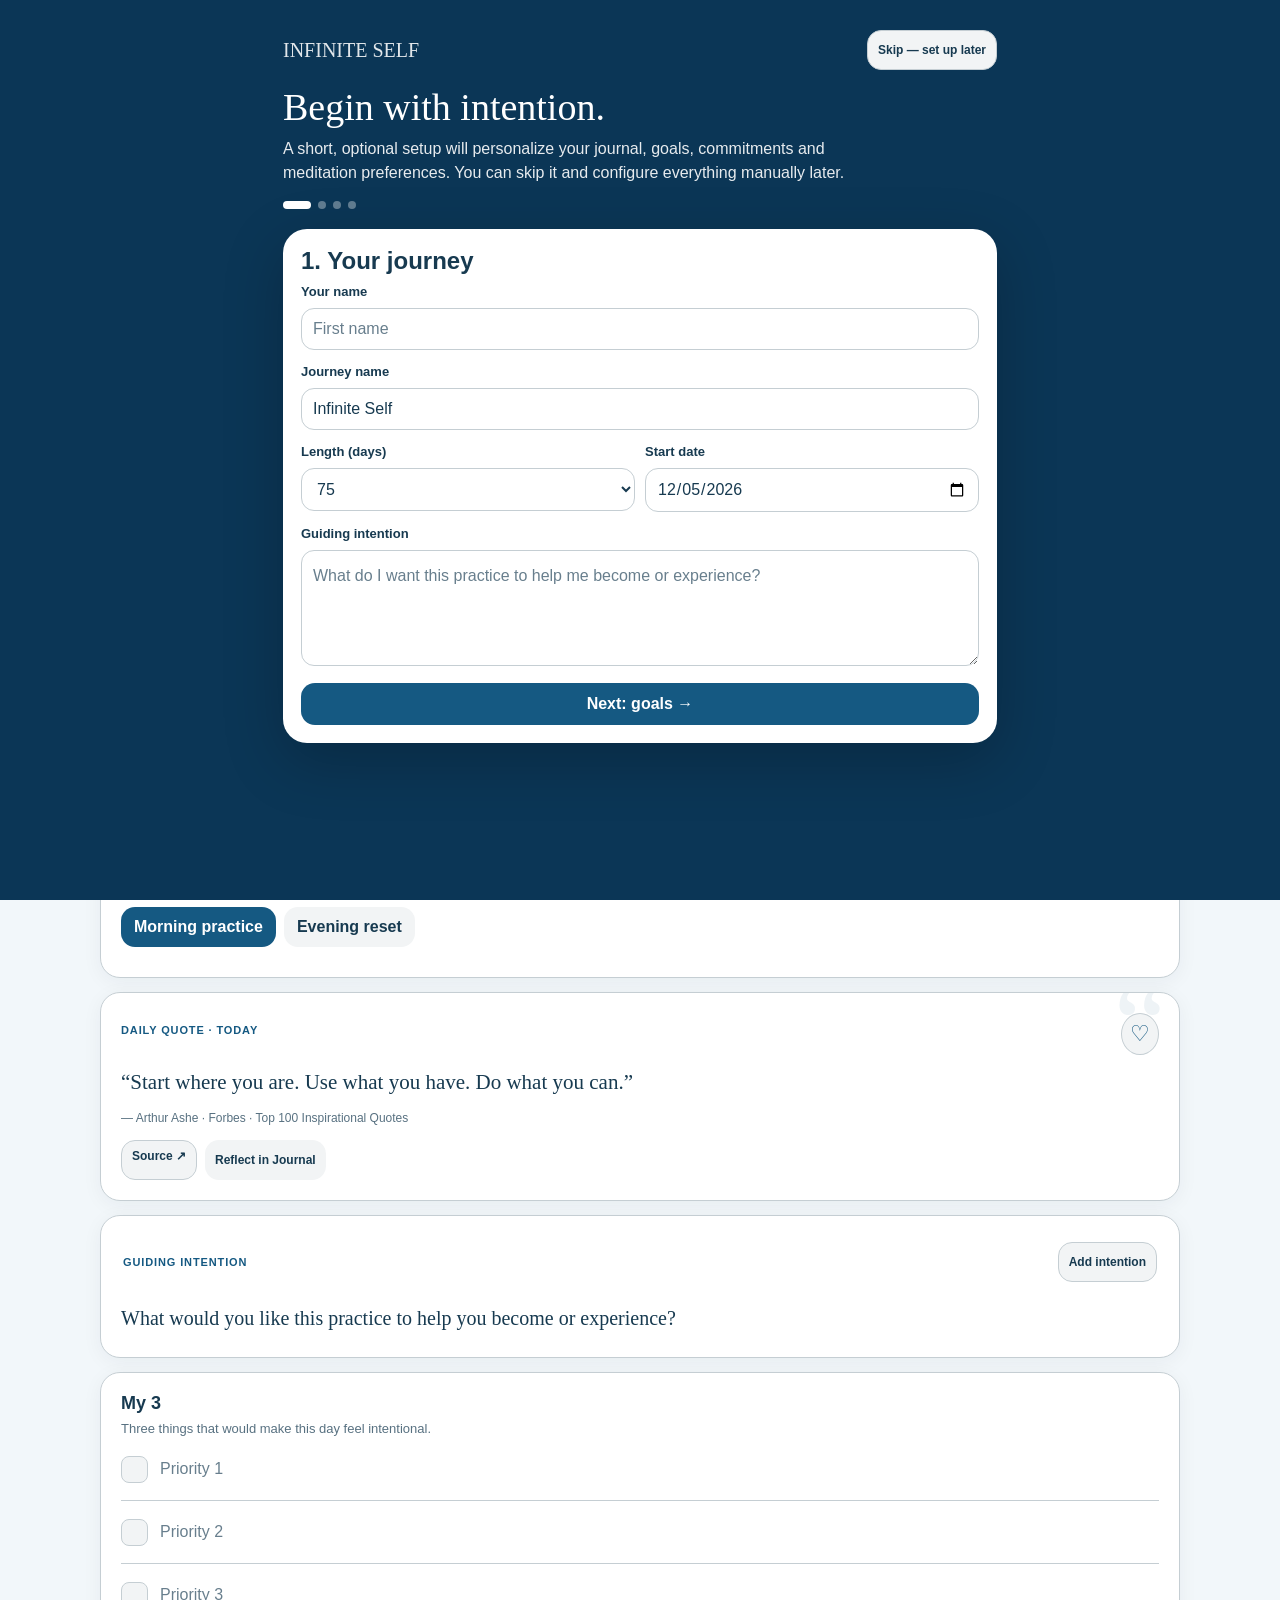
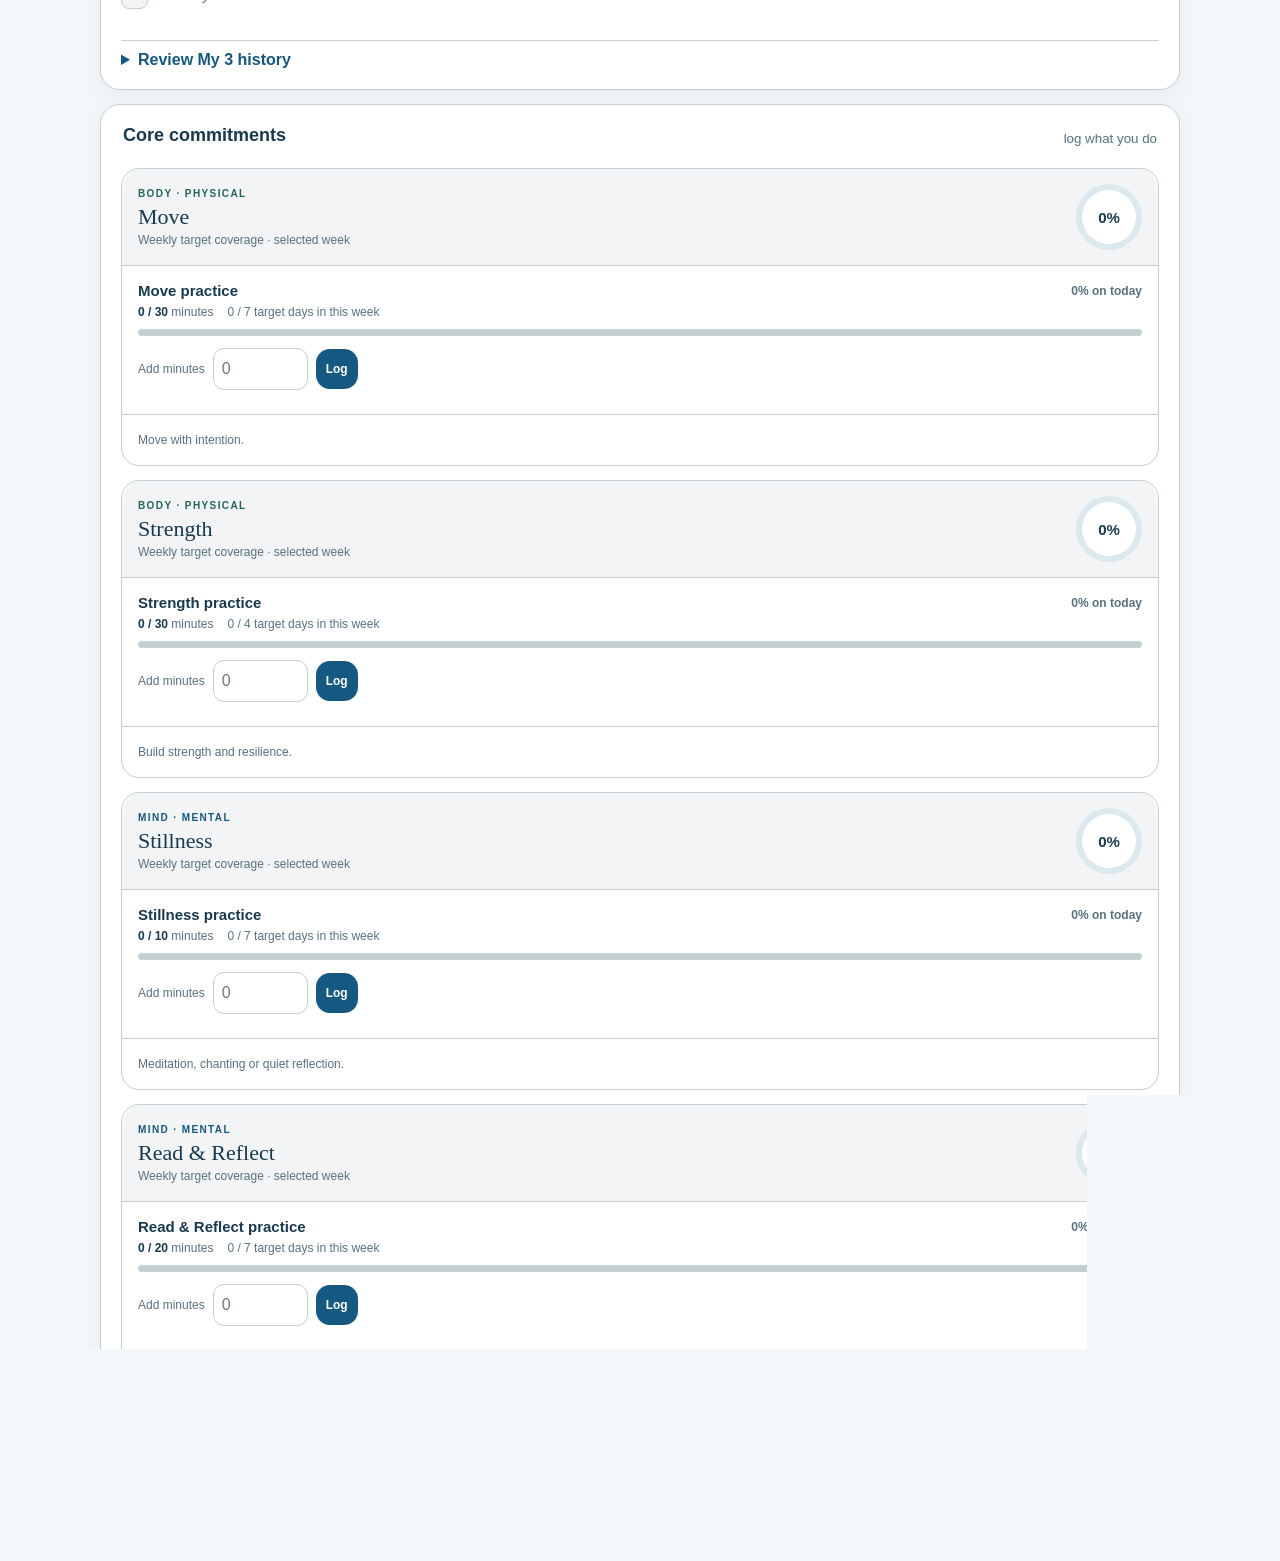
<file: index.html>
<!DOCTYPE html>

<html lang="en">
<head>
<meta charset="utf-8"/>
<meta content="width=device-width,initial-scale=1,viewport-fit=cover" name="viewport"/>
<meta content="#0A3554" name="theme-color"/>
<meta content="yes" name="apple-mobile-web-app-capable"/>
<meta content="black-translucent" name="apple-mobile-web-app-status-bar-style"/>
<meta content="Infinite Self" name="apple-mobile-web-app-title"/>
<title>Infinite Self</title>
<meta content="Infinite Self — intention, practice and reflection. A personal journal, goals, meditation and inspiration gallery." name="description"/>
<link href="manifest-v34.webmanifest" rel="manifest"/>
<link href="infinite-self-apple-v3.png" rel="apple-touch-icon" sizes="180x180"/>
<link href="infinite-self-icon-192-v3.png" rel="icon" sizes="192x192" type="image/png"/>
<link href="style-v34.css" rel="stylesheet"/>
</head>
<body>
<div class="setup" id="setup">
<div class="setup-inner">
<div class="setup-top"><div class="brand">INFINITE SELF</div><button class="btn ghost small" onclick="skipSetup()">Skip — set up later</button></div>
<div class="setup-title">Begin with intention.</div>
<div class="setup-copy">A short, optional setup will personalize your journal, goals, commitments and meditation preferences. You can skip it and configure everything manually later.</div>
<div class="stepdots"><i class="active" id="sd1"></i><i id="sd2"></i><i id="sd3"></i><i id="sd4"></i></div>
<section class="setup-card" id="setup1">
<h2>1. Your journey</h2>
<div class="field"><label for="obName">Your name</label><input id="obName" placeholder="First name"/></div>
<div class="field"><label for="obJourney">Journey name</label><input id="obJourney" value="Infinite Self"/></div>
<div class="row"><div class="field"><label for="obDays">Length (days)</label><select id="obDays"><option>30</option><option>60</option><option selected="">75</option><option>90</option><option>120</option><option>180</option></select></div><div class="field"><label for="obStart">Start date</label><input id="obStart" type="date"/></div></div>
<div class="field"><label for="obIntention">Guiding intention</label><textarea id="obIntention" placeholder="What do I want this practice to help me become or experience?"></textarea></div>
<div class="setup-actions"><button class="btn primary" onclick="setupNext(2)">Next: goals →</button></div>
</section>
<section class="setup-card hidden" id="setup2">
<h2>2. Define a few goals</h2><div class="muted">Optional. Add up to three goals now, or leave them blank and use the Goals tab later.</div>
<div id="obGoals"></div>
<div class="setup-actions"><button class="btn ghost" onclick="setupNext(1)">← Back</button><button class="btn primary" onclick="setupNext(3)">Next: commitments →</button></div>
</section>
<section class="setup-card hidden" id="setup3">
<h2>3. Set the four foundations</h2><div class="muted">Start with two mental and two physical commitments. These remain fully editable later, with optional sub-branches.</div>
<div id="obCommitments"></div>
<div class="setup-actions"><button class="btn ghost" onclick="setupNext(2)">← Back</button><button class="btn primary" onclick="setupNext(4)">Next: preferences →</button></div>
</section>
<section class="setup-card hidden" id="setup4">
<h2>4. Preferences</h2>
<div class="field"><label for="obMeditation">Default meditation</label><select id="obMeditation"><option value="chant-sc">Daimoku · SoundCloud</option><option value="chant">Nam-myoho-renge-kyo chant</option><option value="ocean">Ocean Breath</option><option value="bells">Soft Bell</option></select></div>
<div class="field"><label for="obWisdom">Start Wisdom library in</label><select id="obWisdom"><option>Spiritual</option><option>Motivational</option><option>Leadership</option><option>Wellness</option><option>Reflection / Philosophy</option><option>Purpose / Character</option></select></div>
<div class="muted">Nothing here locks you in. The purpose is simply to make first use feel personal rather than empty.</div>
<div class="setup-actions"><button class="btn ghost" onclick="setupNext(3)">← Back</button><button class="btn primary" onclick="finishSetup()">Enter my journal</button></div>
</section>
</div>
</div>
<div class="shell">
<header class="apphead"><div class="brandrow"><div class="wordmark"><span aria-hidden="true" class="infinity">∞</span><div><strong>Infinite Self</strong><small>INTENTION · PRACTICE · REFLECTION</small></div></div><span class="version">v3.4</span></div>
<div class="welcome"><div><h1 id="welcomeTitle">Make space for your next chapter.</h1><p id="welcomeNote">A little more presence. A little more purpose.</p></div><div class="daymeta"><span id="dayBadge"></span><span id="dateBadge"></span></div></div>
<div class="photo-window" id="hero"><img alt="Sunlight above a calm horizon and a breaking wave in the foreground" fetchpriority="high" id="heroPhoto" src="feature-v3.jpg"/></div></header>
<div class="notice error hidden" id="storageAlert" role="alert"></div>
<div class="notice hidden" id="updateNotice" role="status">A newer app version is ready. <button class="btn secondary small" onclick="applyAppUpdate()">Save and refresh</button></div>
<div class="tabs" id="tabs">
<button class="tabbtn active" data-tab="today" onclick="showTab('today',this)">◉ Today</button>
<button class="tabbtn" data-tab="journal" onclick="showTab('journal',this)">✎ Journal</button>
<button class="tabbtn" data-tab="commitments" onclick="showTab('commitments',this)">◇ Commitments</button>
<button class="tabbtn" data-tab="goals" onclick="showTab('goals',this)">◎ Goals</button>
<button class="tabbtn" data-tab="routines" onclick="showTab('routines',this)">☀ Routines</button><button class="tabbtn" data-tab="meditation" onclick="showTab('meditation',this)">◌ Meditation</button>
<button class="tabbtn" data-tab="wisdom" onclick="showTab('wisdom',this)">≡ Wisdom</button>
<button class="tabbtn" data-tab="progress" onclick="showTab('progress',this)">▥ Progress</button>
<button class="tabbtn" data-tab="gallery" onclick="showTab('gallery',this)">▧ Gallery</button><button class="tabbtn" data-tab="help" onclick="showTab('help',this)">? Help</button><button class="tabbtn" data-tab="settings" onclick="showTab('settings',this)">⚙ Settings</button>
</div>
<div class="notice hidden" id="undoNotice" role="status"></div><div aria-label="Current routine" class="routine-guide hidden" id="routineGuide"></div><main>
<section class="tab active" id="tab-today">
<div class="daily-nav card">
<div class="daily-nav-main">
<button aria-label="Previous day" class="btn ghost small" onclick="stepDailyDate(-1)">←</button>
<div class="daily-date-copy"><span class="source">DAILY VIEW</span><strong id="dailyDateLabel">Today</strong><small id="dailyModeLabel"></small></div>
<button aria-label="Next day" class="btn ghost small" onclick="stepDailyDate(1)">→</button>
</div>
<div class="daily-nav-actions">
<input aria-label="Choose daily view date" id="dailyDate" onchange="setDailyDate(this.value)" type="date"/>
<button class="btn secondary small" onclick="simulateDate()">Simulate date</button>
<button class="btn ghost small hidden" id="returnToday" onclick="returnToToday()">Return to Today</button>
</div>
</div>
<div class="section-title"><h2 id="todayHeading">Today</h2><small id="dayCount"></small></div>
<div class="grid2" id="todayStats"></div><div id="weeklyFocusCard"></div><div id="routineToday"></div><div class="notice hidden" id="backupReminder"></div>
<div class="card quote-card" id="dailyQuoteCard"></div>
<div id="intentionCard"></div>
<div class="card">
<h3>My 3</h3><div class="muted" id="priorityHelp">Three things that would make this day feel intentional.</div>
<div id="priorities"></div>
<details class="priority-history"><summary>Review My 3 history</summary><div id="priorityHistory"></div></details>
</div>
<div class="card">
<div class="section-title" style="margin-top:0"><h3>Core commitments</h3><small id="dailyLogLabel">log what you do</small></div>
<div id="todayCommitments"></div>
</div>
</section>
<section class="tab" id="tab-journal">
<div class="section-title"><h2>Journal</h2><small>intention, reflection, and notes</small></div><div class="card journal-photo-card" id="journalPhotoCard"></div><div class="journal-tools"><label for="journalDate">Entry date</label><input id="journalDate" onchange="changeJournalDate(this.value)" type="date"/><span id="journalSaveStatus" role="status">Ready to write</span></div>
<p class="muted">Type, use your keyboard microphone, or choose Dictate. Your writing is saved locally as you go. Always review dictated text.</p>
<div class="card">
<div class="field"><label for="journalMorning">Morning intention</label><textarea id="journalMorning" oninput="queueJournalSave()" placeholder="How do I want to meet today?" spellcheck="true"></textarea><div class="dictation-row"><button class="btn ghost small dictate-btn" data-target="journalMorning" onclick="startDictation('journalMorning',this)">◉ Dictate</button><span class="dictate-hint" id="journalMorningHint"></span></div></div>
<div class="field"><label for="journalFreeform">Freeform journal</label><textarea id="journalFreeform" oninput="queueJournalSave()" placeholder="What is alive for me right now?" spellcheck="true"></textarea><div class="dictation-row"><button class="btn ghost small dictate-btn" data-target="journalFreeform" onclick="startDictation('journalFreeform',this)">◉ Dictate</button><span class="dictate-hint" id="journalFreeformHint"></span></div></div>
<div class="field"><label for="journalEvening">Evening reflection</label><textarea id="journalEvening" oninput="queueJournalSave()" placeholder="What did I notice? What helped? What should adjust?" spellcheck="true"></textarea><div class="dictation-row"><button class="btn ghost small dictate-btn" data-target="journalEvening" onclick="startDictation('journalEvening',this)">◉ Dictate</button><span class="dictate-hint" id="journalEveningHint"></span></div></div>
<div class="row">
<div class="field"><label for="stateRange">State / energy — <span id="stateValue">6</span> of 10</label><input id="stateRange" max="10" min="1" oninput="stateValue.textContent=this.value;queueJournalSave()" type="range" value="6"/></div>
<div class="field"><label for="journalTags">Tags</label><input id="journalTags" oninput="queueJournalSave()" placeholder="gratitude, focus, clarity"/></div>
</div>
<button class="btn primary" onclick="saveJournal()">Save journal entry</button>
</div>
<div class="card hidden" id="journalSourcesCard"><h3>Inspirational sources in this entry</h3><div id="journalSources"></div></div>
<div class="card">
<div class="section-title" style="margin-top:0"><h3>Journal history</h3><small id="journalCount"></small></div>
<div class="field"><input aria-label="Search journal history" id="journalSearch" oninput="renderJournalHistory()" placeholder="Search your journal..."/></div>
<div class="journal-list" id="journalHistory"></div>
</div>
</section>
<section class="tab" id="tab-commitments">
<div class="section-title"><h2>Commitments</h2><button class="btn secondary small" onclick="openCommitment()">＋ Add</button></div>
<div class="card"><div class="muted">Keep at least two mental and two physical commitments as the foundation. Each commitment can include optional sub-branches with separate targets.</div></div>
<div id="commitmentList"></div>
</section>
<section class="tab" id="tab-goals">
<div class="section-title"><h2>Goals &amp; milestones</h2><button class="btn secondary small" onclick="openGoal()">＋ Add goal</button></div>
<div id="goalList"></div>
</section>
<section class="tab" id="tab-meditation">
<div class="section-title"><h2>Meditation</h2><small>Two chants. Two soundscapes. Your library.</small></div>
<div class="timerWrap"><div class="brand">YOUR SESSION</div><div class="timer" id="timerRing"><div><span><b id="timerText">10:00</b><small id="timerState">ready</small></span></div></div><div class="timer-options" id="timerOptions"></div>
<div class="session-settings"><label for="sessionMinutes">Minutes</label><input id="sessionMinutes" max="180" min="1" onchange="setTimer(this.value)" type="number" value="10"/><label class="checklabel"><input checked="" id="loopMedia" onchange="setLoopMedia(this.checked)" type="checkbox"/> Loop sound</label></div>
<div class="row" style="margin-top:14px"><button class="btn primary" id="playBtn" onclick="toggleMeditation()">Play session</button><button class="btn secondary" onclick="playGong()">◉ Gong</button><button class="btn secondary" onclick="endMeditation()">End &amp; save elapsed time</button><button class="btn ghost" onclick="resetMeditation()">Reset</button></div><p class="muted gong-note">Gong is independent of the meditation track. Press it any time during a session.</p>
<div class="speed-panel" id="speedPanel"><div class="speed-heading"><label for="playbackSpeed">Playback speed</label><output for="playbackSpeed" id="speedValue">1×</output></div><input aria-describedby="speedHelp" id="playbackSpeed" max="2" min="0.5" oninput="setPlaybackSpeed(this.value)" step="0.05" type="range" value="1"/><div class="rate-presets" id="ratePresets"></div><p class="muted" id="speedHelp" role="status"></p><p class="timer-note">The timer measures your session, not verified listening time. Device suspension can delay stopping at the target. Internet audio may pause independently.</p></div><p class="timer-note">The timer measures your session, not verified listening time. If the device suspends the app, stopping at the target may be delayed until it wakes.</p></div>
<div class="module-grid" id="moduleList"></div>
<div class="card"><div class="section-title"><h3>Your audio library</h3><button class="btn secondary small" onclick="openClipForm()">＋ Add audio link</button></div>
<p class="muted">Save a full SoundCloud track or YouTube video URL. The same player stays loaded as you move through Infinite Self. Streaming needs internet and the creator’s embedding permissions.</p>
<label class="btn ghost small upload-label">＋ Add your own audio file<input accept="audio/mpeg,audio/mp4,audio/wav,audio/ogg,audio/webm,.mp3,.m4a,.wav,.ogg" hidden="" id="audioUpload" onchange="uploadAudio(this.files);this.value=''" type="file"/></label>
<p class="muted">Own-file playback is the best option for switching apps. Use recordings you own or have permission to use. MP3/M4A work on many phones; test your device. Maximum 40 MB per file.</p><div id="clipList"></div></div>
<div class="card"><h3>Continuity, with clear limits</h3><p class="muted">SoundCloud stays loaded while you write and change app tabs; switching apps or locking the phone is subject to browser and SoundCloud behaviour. YouTube pauses when this app is hidden. Included or personally uploaded audio is the best option for background listening and speed control. Dictation pauses playback to avoid recording the speaker.</p><button class="btn ghost small" onclick="showTab('help')">Playback &amp; microphone help</button></div>
<div class="card"><h3>Session history</h3><div class="muted" id="medHistory"></div></div>
</section>
<section class="tab" id="tab-wisdom">
<div class="section-title"><h2>Readings &amp; wisdom</h2><small>one unread lesson at a time</small></div>
<div class="filter-row" id="wisdomFilters"></div>
<div class="card">
<div class="row"><button class="btn secondary" onclick="openResource()">＋ Add my own resource</button><button class="btn ghost" onclick="openSearchForCurrent()">Search web</button><button class="btn ghost" onclick="openVideoSearchForCurrent()">Search YouTube</button></div>
</div>
<div id="wisdomList"></div>
<div class="card">
<div class="section-title" style="margin-top:0"><h3>Reading history &amp; favourites</h3><small id="wisdomHistoryCount"></small></div>
<div class="row wisdom-history-tools"><div class="field"><input id="wisdomHistorySearch" oninput="renderWisdomHistory()" placeholder="Search read and favourite pieces"/></div><label class="checklabel"><input id="wisdomFavoritesOnly" onchange="renderWisdomHistory()" type="checkbox"/> Favourites only</label></div>
<div id="wisdomHistory"></div>
</div>
<div class="card"><h3>My saved resources</h3><div class="muted" id="resourceList">No custom resources yet.</div></div>
</section>
<section class="tab" id="tab-progress"><div class="section-title"><h2>Progress &amp; review</h2></div><div class="button-row review-tabs"><button class="btn secondary" id="progressOverviewButton" onclick="setProgressMode('overview')">Overview</button><button class="btn ghost" id="progressReviewButton" onclick="setProgressMode('weekly')">Weekly review</button></div><div id="progressOverview">
<div class="section-title"><h2>Progress</h2><small>consistency, balance, insight</small></div>
<div class="grid2" id="progressStats"></div>
<div class="card"><h3>Daily consistency</h3><div class="bars" id="dayBars"></div></div>
<div class="card"><h3>By commitment</h3><div id="commitBars"></div></div>
<div class="card"><h3>Goals progress</h3><div id="goalProgress"></div></div>
<div class="card"><h3>What the pattern says</h3><div class="insight" id="insight"></div></div>
<div class="row"><button class="btn secondary" onclick="exportCSV()">Export CSV</button><button class="btn secondary" onclick="exportJSON()">Backup data</button></div>
</div><div class="hidden" id="weeklyReviewPanel">
<div class="card"><div class="source">PAUSE · NOTICE · ADJUST</div><h3>A week worth learning from.</h3><p class="muted">Review the record, then choose what you will carry forward.</p><div class="review-date-row"><button aria-label="Previous week" class="btn ghost" onclick="stepReviewWeek(-1)">←</button><div class="field"><label for="reviewWeekDate">Choose any date in the week</label><input id="reviewWeekDate" onchange="selectReviewWeek(this.value)" type="date"/></div><button aria-label="Next week" class="btn ghost" id="reviewNextWeek" onclick="stepReviewWeek(1)">→</button></div><strong id="reviewWeekLabel"></strong><p class="tiny" id="reviewWeekNote"></p></div>
<div class="grid2" id="weeklyReviewStats"></div><div id="weeklyReviewEvidence"></div>
<div class="card"><h3>What will you take from this week?</h3>
<div class="field"><label for="reviewHelped">What helped?</label><textarea id="reviewHelped" oninput="saveReviewDraft()" placeholder="A useful practice, a person, a small change…"></textarea><button class="btn ghost small" data-target="reviewHelped" onclick="startDictation('reviewHelped',this)">◉ Dictate</button><small id="reviewHelpedHint"></small></div>
<div class="field"><label for="reviewObstacles">What got in the way?</label><textarea id="reviewObstacles" oninput="saveReviewDraft()" placeholder="Notice without judging yourself."></textarea><button class="btn ghost small" data-target="reviewObstacles" onclick="startDictation('reviewObstacles',this)">◉ Dictate</button><small id="reviewObstaclesHint"></small></div>
<div class="field"><label for="reviewAdjustment">What will I adjust?</label><textarea id="reviewAdjustment" oninput="saveReviewDraft()" placeholder="One practical change is enough."></textarea><button class="btn ghost small" data-target="reviewAdjustment" onclick="startDictation('reviewAdjustment',this)">◉ Dictate</button><small id="reviewAdjustmentHint"></small></div>
<div class="field"><label for="reviewFocus">A focus for next week</label><input id="reviewFocus" maxlength="280" oninput="saveReviewDraft()" placeholder="The one thing I want to keep in mind…"/></div>
<div class="button-row"><button class="btn primary" onclick="finishWeeklyReview()">Save weekly review</button><button class="btn secondary" onclick="applyWeeklyFocus()">Use as next week's focus</button><button class="btn ghost" onclick="exportWeeklyReview()">Export review</button></div><p class="tiny" id="reviewSaveStatus" role="status"></p>
</div><div class="card"><h3>Saved reviews</h3><div id="weeklyReviewHistory"></div></div>
</div></section>
<section class="tab" id="tab-gallery"><div class="section-title"><h2>Gallery</h2><small id="galleryCount"></small></div>
<div class="card gallery-intro"><div><h3>A place to pause.</h3><p class="muted">Swipe through moments of light, water and life. Add photos, give them meaningful names, or let an image begin a journal reflection.</p></div><label class="btn primary upload-label">＋ Add photos<input accept="image/jpeg,image/png,image/webp" hidden="" id="galleryUpload" multiple="" onchange="uploadPhotos(this.files);this.value=''" type="file"/></label></div>
<div class="filter-row" id="galleryFilters"></div><div class="field gallery-search"><label for="gallerySearch">Find a photograph</label><input id="gallerySearch" oninput="renderGallery()" placeholder="Search names, captions or tags…" type="search"/></div><p class="muted" id="galleryStatus" role="status"></p><div class="gallery-grid" id="galleryGrid"></div>
<div class="card"><h3>Yours, on this device</h3><p class="muted">Personal uploads are stored in this browser, not uploaded to GitHub or a public gallery. Images are resized before storage. Keep the originals, and use a full backup before clearing site data or moving devices.</p><button class="btn ghost small" onclick="requestPersistence()">Ask browser to retain my data</button></div></section>
<section class="tab" id="tab-help">
<div class="section-title"><h2>Help &amp; FAQ</h2><small>Infinite Self v3.4</small></div>
<div class="card"><h3>Start with one intentional day.</h3><p class="muted">Run the optional setup or skip it. Name your journey, set four commitments, and add goals when useful. Today is for action; Journal is for noticing; Progress is for adjustment.</p><button class="btn primary" onclick="openSetup()">Run optional setup</button></div>
<div class="card"><h3>Gallery, weekly review &amp; routines</h3><p class="muted">Browse the v3.4 guide for the new connected workflows.</p><a class="btn secondary" href="V3_4_FEATURE_GUIDE.html" target="_blank" rel="noopener">Open new-feature guide</a></div><div class="card faq" id="faqList"></div><div class="card"><h3>Backups, restore &amp; export</h3><p class="muted">Manage full private backups, records-only backups, activity CSV and readable journal exports in Settings.</p><button class="btn secondary" onclick="openDataSettings()">Open Settings → Backup &amp; export</button></div>
<div class="card"><h3>Guides &amp; diagnostics</h3><div class="help-links"><a class="help-link" href="QUICK_START.html" rel="noopener" target="_blank">Quick Start<small>All the everyday steps</small></a><a class="help-link" href="GITHUB_UPDATE_GUIDE.html" rel="noopener" target="_blank">GitHub update guide<small>Replace files safely</small></a><a class="help-link" href="ASSET_CHECK.html" rel="noopener" target="_blank">Image &amp; asset check<small>Verify every deployment file</small></a><a class="help-link" href="CHANGELOG.md" rel="noopener" target="_blank">What's new<small>Scope, fixes and limitations</small></a></div></div>
</section>
<section class="tab" id="tab-settings"><div class="section-title"><h2>Settings</h2><small>Your practice, your preferences</small></div>
<div class="card" id="journeySettings"><h3>Journey &amp; guiding intention</h3>
<div class="row"><div class="field"><label for="profileName">Your name</label><input autocomplete="given-name" id="profileName"/></div><div class="field"><label for="journeyName">Journey name</label><input id="journeyName"/></div></div>
<div class="field"><label for="settingsIntention">Guiding Intention</label><textarea id="settingsIntention" oninput="saveGuidingIntention()" placeholder="What would I like this practice to help me become or experience?"></textarea><div class="dictation-row"><button class="btn ghost small dictate-btn" onclick="startDictation('settingsIntention',this)">◉ Dictate</button><span class="dictate-hint" id="settingsIntentionHint"></span></div><p class="muted" id="settingsStatus" role="status">Your Guiding Intention saves as you write and appears on Today.</p></div>
<div class="row"><div class="field"><label for="journeyDays">Length (days)</label><input id="journeyDays" max="1095" min="7" type="number"/></div><div class="field"><label for="journeyStart">Start date</label><input id="journeyStart" type="date"/></div></div>
<div class="row"><div class="field"><label for="settingsMeditation">Default meditation</label><select id="settingsMeditation"></select></div><div class="field"><label for="settingsWisdom">Starting Wisdom category</label><select id="settingsWisdom"></select></div></div>
<button class="btn primary" onclick="saveJourneySettings()">Save journey settings</button>
<p class="muted">Changing a default does not interrupt a session already playing. Your next fresh launch uses the chosen meditation.</p></div>
<div class="card" id="quoteSettings"><div class="section-title"><h3>Daily quotes</h3><small>Your own favourites join the rotation</small></div>
<p class="muted">Infinite Self includes original daily reflections plus a small number of short sourced quotations. Add favourites from your own books or life here; they can appear as the Daily Quote on their date.</p>
<div class="field"><label for="customQuoteText">Quote</label><textarea id="customQuoteText" placeholder="Add a favourite line"></textarea></div>
<div class="row"><div class="field"><label for="customQuoteAuthor">Author / speaker</label><input id="customQuoteAuthor" placeholder="Name or Unknown"/></div><div class="field"><label for="customQuoteSource">Source / book</label><input id="customQuoteSource" placeholder="Book, speech, personal note..."/></div></div>
<button class="btn secondary" onclick="addCustomQuote()">＋ Add to my quote library</button><div id="customQuoteList"></div></div>
<div class="card" id="appearanceSettings"><div class="section-title"><h3>Appearance &amp; reading comfort</h3><button class="btn ghost small" onclick="resetAppearance()">Reset appearance</button></div>
<p class="muted">Choose a palette or make your own. Backgrounds change; your photographs stay as they are. Preferences save automatically on this browser.</p>
<div class="palette-grid" id="palettePresets"></div>
<div class="row color-controls"><div class="field"><label for="pageColor">Page background</label><div class="color-line"><input id="pageColor" oninput="customiseColour('background',this.value)" type="color"/><output id="pageColorValue"></output></div></div><div class="field"><label for="cardColor">Cards &amp; writing areas</label><div class="color-line"><input id="cardColor" oninput="customiseColour('surface',this.value)" type="color"/><output id="cardColorValue"></output></div></div></div>
<div class="field"><div class="speed-heading"><label for="fontScale">Text size</label><output for="fontScale" id="fontScaleValue">100%</output></div><input id="fontScale" max="150" min="90" oninput="setFontScale(this.value)" step="5" type="range" value="100"/><div class="size-actions"><button aria-label="Smaller text" class="btn ghost small" onclick="setFontScale(Number($('fontScale').value)-5)">A−</button><button class="btn secondary small" onclick="setFontScale(100)">Default · 100%</button><button aria-label="Larger text" class="btn ghost small" onclick="setFontScale(Number($('fontScale').value)+5)">A+</button></div></div>
<div class="appearance-sample"><span class="source">YOUR READING PREVIEW</span><h3>A little more space to be yourself.</h3><p>Write honestly. Read comfortably. Let your practice meet you where you are.</p><button class="btn primary small" onclick="toast('This is a preview of your chosen appearance.')" type="button">Button preview</button></div>
<p class="muted" id="appearanceStatus" role="status">Text colours adjust for readable contrast. External YouTube and SoundCloud players keep their own appearance.</p></div>
<div class="card" id="backupSection"><h3>Backup, restore &amp; export</h3><p class="muted" id="backupSummary"></p><p class="muted" id="lastBackupNote"></p><p class="muted">A full backup contains your private journal, records, saved links and personal photos/audio. It is not encrypted. Keep it private. Sharing the app files does not share your entries.</p><div class="row"><button class="btn primary" onclick="exportJSON()">Full backup, including my media</button><button class="btn secondary" onclick="exportRecords()">Records-only backup</button></div><div class="row" style="margin-top:12px"><label class="btn ghost upload-label">Restore backup<input accept="application/json,.json" hidden="" id="restoreFile" onchange="restoreBackup(this.files[0]);this.value='' " type="file"/></label><button class="btn ghost" onclick="exportCSV()">Activity CSV</button></div><p class="muted" id="backupStatus" role="status"></p><div class="row"><button class="btn ghost" onclick="exportJournalText()">Export journal text (.txt)</button><button class="btn ghost" onclick="printJournal()">Print / save journal PDF</button></div><p class="muted">Full and records-only backups include your Guiding Intention, appearance and audio-speed preferences. Linked SoundCloud/YouTube recordings are not downloaded. Activity CSV excludes journal text; readable journal exports include it. Keep all personal exports out of GitHub.</p><hr/><div id="safetySummary"></div><div class="button-row"><button class="btn ghost small" onclick="confirmBackupSaved()">I saved the latest backup file</button><button class="btn ghost small" onclick="refreshSafetyStorage()">Refresh storage estimate</button></div><p class="tiny" id="storageEstimate" role="status"></p><p class="tiny">This is a browser estimate, not a device-wide measurement. Exporting creates a download; it does not prove the file was saved or synced.</p><details><summary>Recently removed · restore or permanently delete</summary><div id="recentlyRemoved"></div></details></div><div class="card danger-zone"><h3>Device data</h3><p class="muted">Deleting your records is permanent unless you have saved a backup.</p><button class="btn danger" onclick="resetAll()">Erase this device’s data</button></div></section><section class="tab" id="tab-routines">
<div class="section-title"><h2>Your routines</h2><button class="btn secondary small" onclick="editRoutine()">＋ Build a routine</button></div>
<p class="muted">A gentle sequence, not another set of scores. Choose the steps that serve you; skip any step. Your writing, reading and meditation save in their existing homes.</p>
<div id="routineTemplates"></div>
<div class="card"><h3>Practice history</h3><p class="muted">Finished routines show practised and skipped steps separately. Editing a routine does not change a past run.</p><div id="routineHistory"></div></div>
</section></main>
</div>
<div class="modal" id="commitModal"><div class="sheet"><button aria-label="Close dialog" class="close" onclick="closeCommitment()">×</button><h2 id="commitModalTitle">Commitment</h2><div class="field"><label for="cName">Name</label><input id="cName"/></div><div class="row"><div class="field"><label for="cCategory">Area</label><select id="cCategory"><option value="mental">Mental</option><option value="physical">Physical</option></select></div><div class="field"><label for="cMetric">Measure</label><select id="cMetric"><option>minutes</option><option>sessions</option><option>pages</option><option>steps</option><option>items</option><option value="check">done / not done</option></select></div></div><div class="row"><div class="field"><label for="cTarget">Target each time</label><input id="cTarget" min="1" type="number" value="20"/></div><div class="field"><label for="cFreq">Target days per week</label><input id="cFreq" max="7" min="1" type="number" value="7"/></div></div><div class="field"><label for="cNote">Optional note</label><input id="cNote"/></div><hr/><div class="section-title"><h3>Sub-branches</h3><button class="btn secondary small" onclick="addBranchEditor()">＋ Add branch</button></div><div id="branchEditors"></div><div class="row" style="margin-top:16px"><button class="btn primary" onclick="saveCommitment()">Save</button><button class="btn danger hidden" id="deleteCommitBtn" onclick="deleteCommitment()">Delete</button></div></div></div>
<div class="modal" id="goalModal"><div class="sheet"><button aria-label="Close dialog" class="close" onclick="closeGoal()">×</button><h2 id="goalModalTitle">Goal</h2><div class="field"><label for="gTitle">Goal</label><input id="gTitle"/></div><div class="field"><label for="gWhy">Why it matters</label><textarea id="gWhy"></textarea></div><div class="row"><div class="field"><label for="gDate">Target date</label><input id="gDate" type="date"/></div><div class="field"><label for="gLinks">Link commitments</label><select id="gLinks" multiple="" size="5"></select><div class="tiny">Hold Ctrl / Cmd to choose more than one on desktop. On mobile, it's fine to leave this blank.</div></div></div><hr/><div class="section-title"><h3>Milestones</h3><button class="btn secondary small" onclick="addMilestoneEditor()">＋ Add milestone</button></div><div id="milestoneEditors"></div><div class="row" style="margin-top:16px"><button class="btn primary" onclick="saveGoal()">Save goal</button><button class="btn danger hidden" id="deleteGoalBtn" onclick="deleteGoal()">Delete</button></div></div></div>
<div class="modal" id="resourceModal"><div class="sheet"><button aria-label="Close dialog" class="close" onclick="closeResource()">×</button><h2>Add resource</h2><div class="field"><label for="rCategory">Category</label><select id="rCategory"></select></div><div class="row"><div class="field"><label for="rType">Type</label><select id="rType"><option value="reading">Reading</option><option value="video">Video</option><option value="link">Link</option></select></div><div class="field"><label for="rTitle">Title</label><input id="rTitle"/></div></div><div class="field"><label for="rUrl">URL</label><input id="rUrl" placeholder="https://..."/></div><div class="field"><label for="rNote">Short note</label><textarea id="rNote"></textarea></div><button class="btn primary" onclick="saveResource()">Save resource</button></div></div>
<div class="toast" id="toast" role="status"></div>
<div aria-labelledby="composeHeading" aria-modal="true" class="modal" id="composeModal" role="dialog"><div class="sheet"><button aria-label="Close journal composer" class="close" onclick="closeCompose()">×</button><h2 id="composeHeading">Carry to Journal</h2><div class="muted" id="composeSource"></div><div class="hidden compose-photo-box" id="composePhotoBox"><img alt="" id="composePhoto"/><label class="check-label"><input checked="" id="composePhotoOfDay" type="checkbox"/> Also use as this date's photo of the day</label></div><blockquote id="composePrompt"></blockquote>
<div class="row"><div class="field"><label for="composeType">Where should this go?</label><select id="composeType"><option value="morning">Morning intention / meditation</option><option selected="" value="freeform">Freeform journal</option><option value="evening">Evening reflection</option></select></div><div class="field"><label for="composeDate">Entry date</label><input id="composeDate" type="date"/></div></div>
<div class="field"><label for="composeText">Your response</label><textarea id="composeText" oninput="saveComposeDraft()" placeholder="What does this bring up for you?" rows="7"></textarea><div class="dictation-row"><button class="btn ghost small dictate-btn" data-target="composeText" onclick="startDictation('composeText',this)">◉ Dictate</button><span class="dictate-hint" id="composeTextHint"></span></div></div><div class="row"><button class="btn primary" onclick="postCompose()">Save to Journal</button><button class="btn ghost" onclick="closeCompose()">Keep draft &amp; close</button></div><p class="muted">Appends the prompt and your response. Existing journal writing is not replaced.</p></div></div>
<div aria-labelledby="clipHeading" aria-modal="true" class="modal" id="clipModal" role="dialog"><div class="sheet"><button aria-label="Close audio link form" class="close" onclick="closeDialog('clipModal')">×</button><h2 id="clipHeading">Save an audio link</h2><div class="field"><label for="clipTitle">Your title</label><input id="clipTitle" maxlength="160" placeholder="My favourite meditation"/></div><div class="field"><label for="clipURL">Track or video URL</label><input id="clipURL" placeholder="https://soundcloud.com/artist/track or https://youtu.be/..." type="url"/></div><p class="muted">Use the full address of one SoundCloud track or YouTube video. Private, restricted or unavailable recordings may not play here.</p><button class="btn primary" onclick="saveClip()">Save clip</button></div></div>
<div aria-labelledby="photoTitle" aria-modal="true" class="modal photo-modal" id="photoModal" role="dialog"><div class="sheet photo-sheet"><button aria-label="Close photograph" class="close" onclick="closeDialog('photoModal')">×</button>
<div class="source">YOUR GALLERY</div><h2 id="photoTitle">Photograph</h2>
<div aria-label="Photograph viewer. Swipe horizontally or use the arrow buttons." class="photo-stage" id="photoStage" tabindex="0"><img alt="" class="photo-full" draggable="false" id="photoFull"/></div>
<div class="photo-nav"><button aria-label="Previous photograph" class="btn ghost" id="photoPrev" onclick="movePhoto(-1)">← Previous</button><span aria-live="polite" id="photoPosition"></span><button aria-label="Next photograph" class="btn ghost" id="photoNext" onclick="movePhoto(1)">Next →</button></div>
<p class="photo-caption" id="photoCaption"></p><p class="tiny" id="photoCredit"></p>
<div class="button-row"><button class="btn secondary" id="favoriteButton" onclick="togglePhotoFavorite()">♡ Favourite</button><button class="btn ghost" onclick="togglePhotoEditor()">Edit details</button><button class="btn ghost" onclick="downloadCurrentPhoto()">Save a copy</button></div>
<form class="photo-details hidden" id="photoDetailsForm" onsubmit="event.preventDefault();savePhotoDetails()">
<div class="field"><label for="photoNameEdit">Name in Infinite Self</label><input id="photoNameEdit" maxlength="140" required=""/></div>
<div class="field"><label for="photoCaptionEdit">Caption (optional)</label><textarea id="photoCaptionEdit" maxlength="1500" placeholder="What does this moment mean to you?" rows="3"></textarea></div>
<div class="field"><label for="photoTagsEdit">Tags, separated by commas (optional)</label><input id="photoTagsEdit" maxlength="400" placeholder="calm, ocean, gratitude"/></div>
<p class="tiny">Changes rename this app's copy only. The original file on your device stays unchanged.</p><div class="button-row"><button class="btn primary" type="submit">Save details</button><button class="btn ghost" onclick="togglePhotoEditor(false)" type="button">Cancel</button></div><p class="tiny" id="photoEditStatus" role="status"></p>
</form>
<hr/><div class="button-row"><button class="btn primary" onclick="reflectOnPhoto()">✎ Reflect on this image</button><button class="btn ghost" onclick="togglePhotoDayPicker()">Photo of the day</button></div>
<div class="hidden inset-panel" id="photoDayPicker"><div class="field"><label for="photoDayDate">Journal date</label><input id="photoDayDate" type="date"/></div><button class="btn secondary" onclick="attachPhotoToDay()">Use for this journal date</button></div>
<div class="row photo-use"><select aria-label="Page to use this photo" id="photoPage"><option value="journal">Journal</option><option value="today">Today</option><option value="meditation">Meditation</option><option value="wisdom">Wisdom</option><option value="goals">Goals</option><option value="progress">Progress</option><option value="routines">Routines</option></select><button class="btn secondary" onclick="useCurrentPhoto()">Use as page photograph</button></div>
<button class="btn danger small hidden" id="deletePhotoButton" onclick="deleteCurrentPhoto()">Remove my upload</button>
</div></div>
<aside aria-label="Current meditation" class="media-dock hidden" id="mediaDock">
<button aria-label="Show meditation player" class="dock-restore-tab" id="dockRestore" onclick="restoreMediaDock()"><span aria-hidden="true">◀</span><small id="dockRestoreClock">10:00</small></button>
<div class="dock-shell">
<div class="dock-drag-zone" id="dockDragZone"><span aria-hidden="true" class="dock-grip">•••</span><span class="dock-drag-copy">Swipe right to tuck away</span><button aria-label="Hide meditation player" class="btn ghost small dock-hide" onclick="event.stopPropagation();shelveMediaDock()">Hide</button></div>
<div class="dock-video hidden" id="dockVideo"><div id="youtubeMount"></div></div><div class="dock-soundcloud hidden" id="dockSoundCloud"></div><div class="dockbar"><div class="dock-info"><strong id="dockTitle">Meditation</strong><span id="dockClock">10:00</span><small id="dockStatus">Ready</small></div><button class="btn secondary small" id="dockPlay" onclick="toggleMeditation()">Play</button><button class="btn ghost small" onclick="endMeditation()">End</button></div><div class="dock-message hidden" id="youtubeStatus"></div><div class="dock-message hidden" id="soundcloudStatus">SoundCloud · internet required. Tap the player’s play button when prompted.</div>
</div></aside>
<audio id="globalAudio" playsinline="" preload="metadata"></audio><audio id="gongAudio" preload="auto" src="gong-v32.wav"></audio>
<div aria-live="polite" class="sr-only" id="liveRegion"></div>
<div aria-labelledby="routineEditorTitle" aria-modal="true" class="modal" id="routineEditorModal" role="dialog"><div class="sheet">
<button aria-label="Close routine editor" class="close" onclick="closeRoutineEditor()">×</button><div class="source">ROUTINE BUILDER</div><h2 id="routineEditorTitle">Your practice, in your order.</h2>
<div class="field"><label for="routineName">Routine name</label><input id="routineName" maxlength="100" placeholder="My morning practice" required=""/></div>
<div class="row"><div class="field"><label for="routineSlot">When does this fit?</label><select id="routineSlot"><option value="morning">Morning</option><option value="evening">Evening</option><option value="anytime">Anytime</option></select></div><div class="field"><label for="routineNote">A reminder to yourself (optional)</label><input id="routineNote" maxlength="280" placeholder="Start gently. Give it my attention."/></div></div>
<p class="muted">Add, rename, move or remove steps. Uncheck a step to leave it out. During a run you can skip any step; nothing is logged just by opening it.</p>
<div id="routineStepEditor"></div><button class="btn secondary" onclick="addRoutineStep()">＋ Add a step</button><hr/>
<div class="button-row"><button class="btn primary" onclick="saveRoutineTemplate()">Save routine</button><button class="btn ghost" onclick="closeRoutineEditor()">Cancel</button><button class="btn danger hidden" id="deleteRoutineButton" onclick="deleteRoutineTemplate()">Delete routine</button></div><p class="tiny" id="routineEditorStatus" role="status"></p>
</div></div><script src="app-v34.js"></script><script src="features-v34.js"></script></body>
</html>
</file>
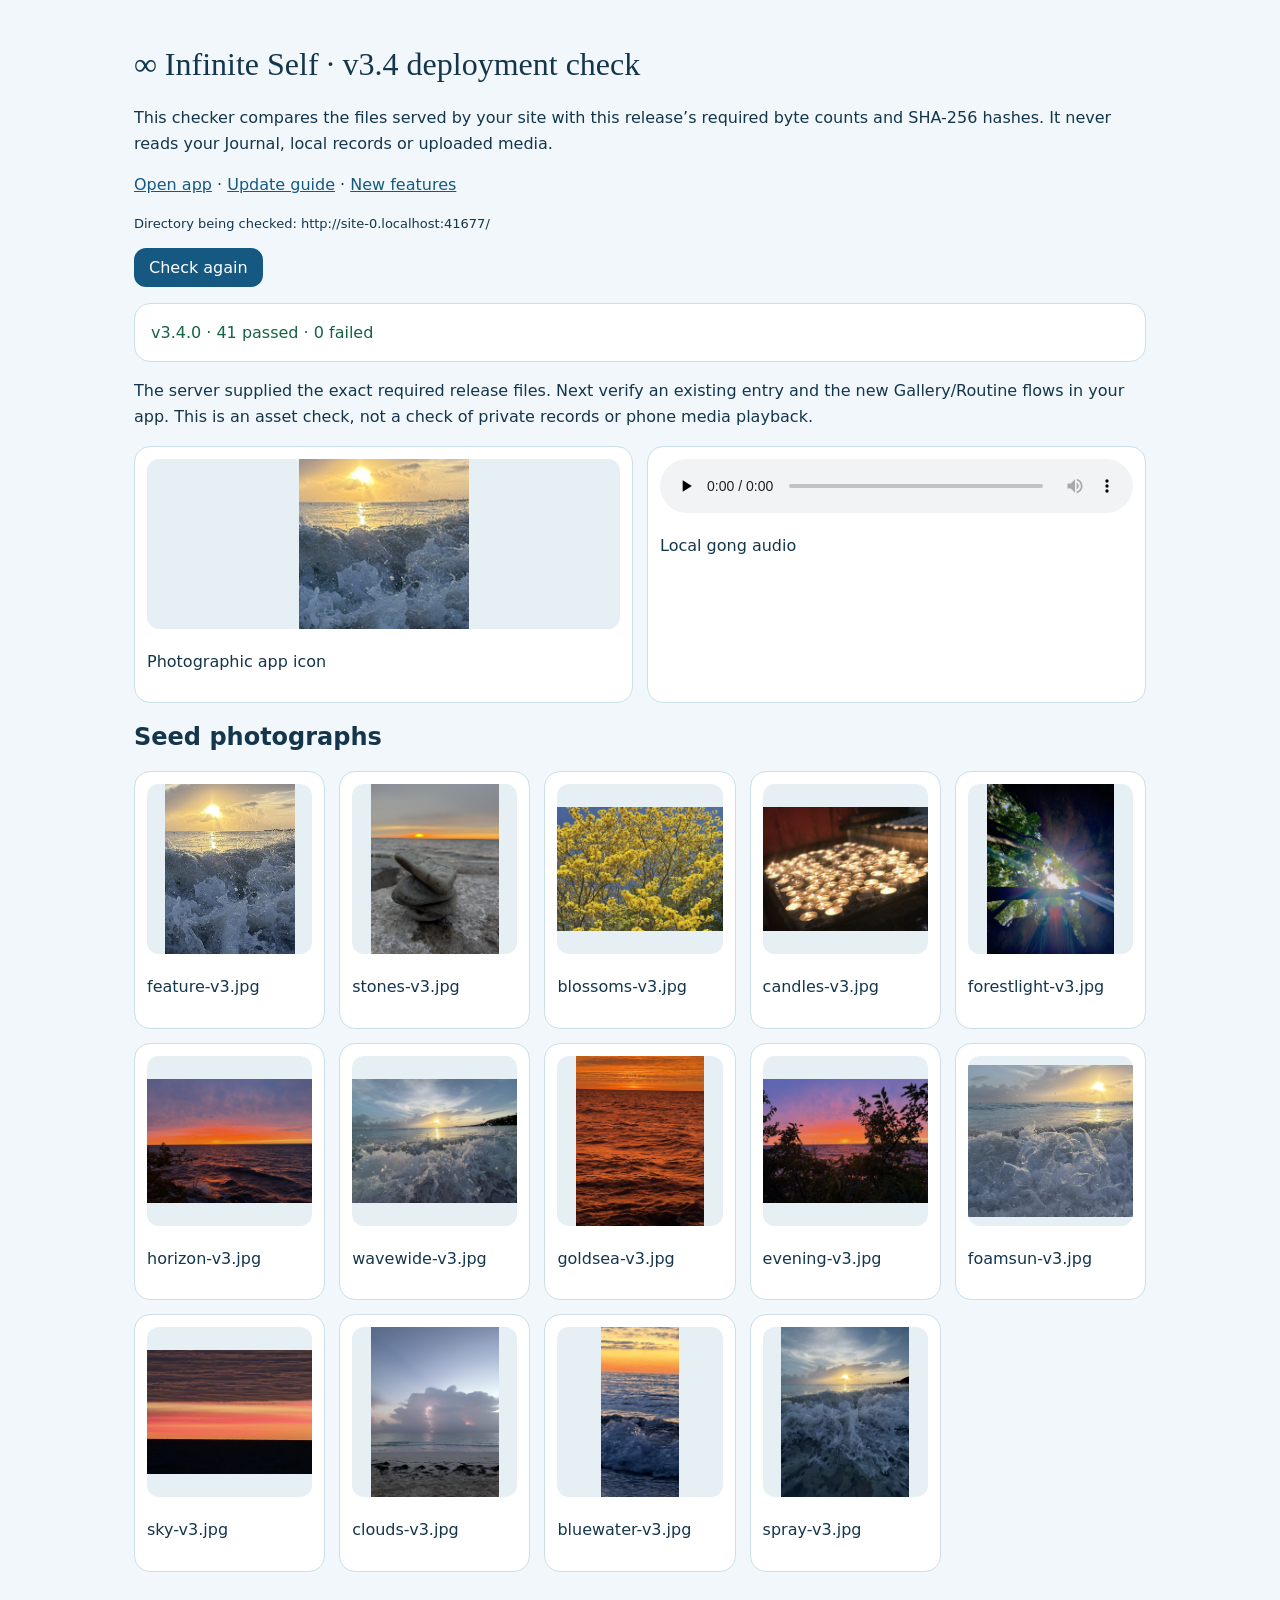
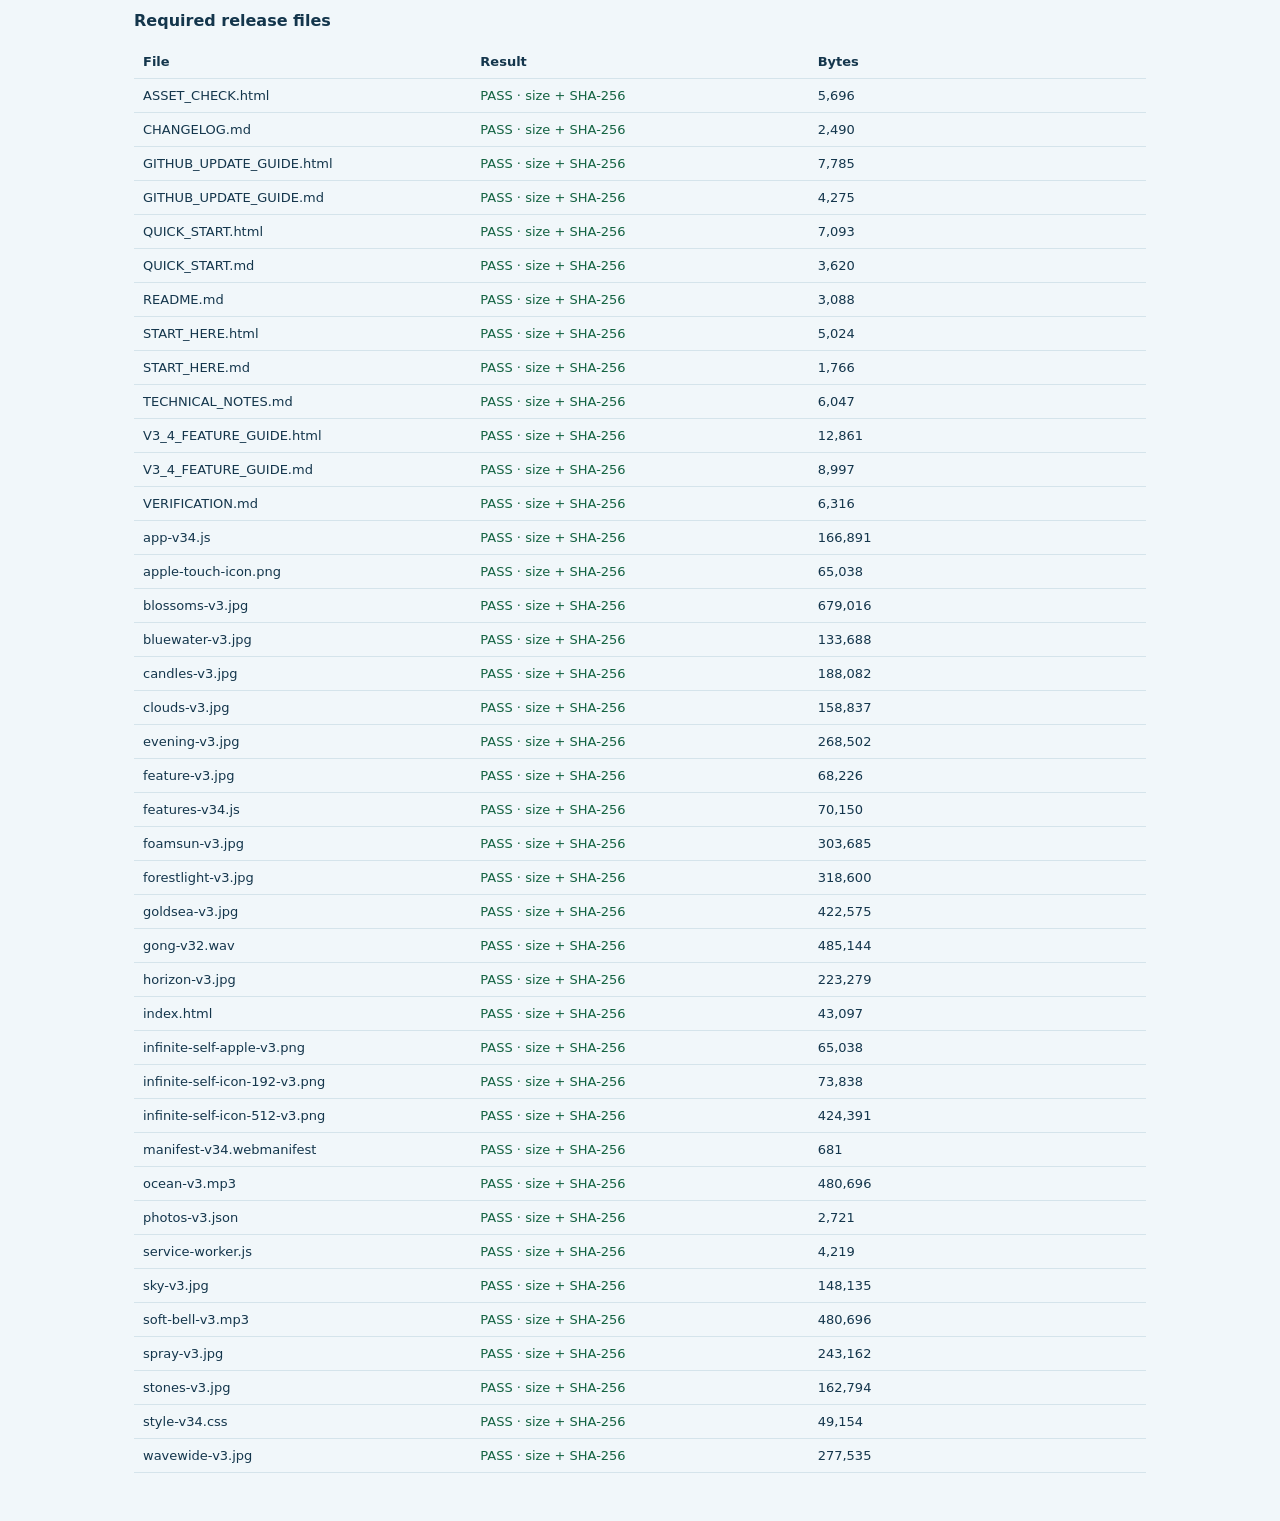
<file: ASSET_CHECK.html>
<!doctype html>
<html lang="en"><head><meta charset="utf-8"><meta name="viewport" content="width=device-width,initial-scale=1"><title>Infinite Self v3.4 · deployment check</title><style>
*{box-sizing:border-box}body{font-family:system-ui,sans-serif;background:#f1f7fa;color:#14364c;max-width:1060px;margin:auto;padding:24px}h1{font-family:Georgia,serif;font-weight:400;line-height:1.2}.grid{display:grid;grid-template-columns:repeat(auto-fit,minmax(170px,1fr));gap:14px}img{width:100%;height:170px;object-fit:contain;background:#e5eff4;border-radius:12px}.tile{border:1px solid #cbdfe8;padding:12px;border-radius:16px;background:white}.good{color:#146342}.bad{color:#922421}table{width:100%;border-collapse:collapse;margin:24px 0;table-layout:fixed}td,th{border-bottom:1px solid #d5e4eb;padding:9px;text-align:left;font-size:13px;overflow-wrap:anywhere}a{color:#155982}p{line-height:1.6}button{font:inherit;border-radius:12px;background:#155982;color:white;padding:10px 15px;border:0}audio{width:100%}#summary{padding:16px;background:white;border:1px solid #cbdfe8;border-radius:16px}#scope{overflow-wrap:anywhere;font-size:13px}caption{text-align:left;font-weight:700;margin:15px 0}button:focus-visible,a:focus-visible{outline:3px solid #caa138;outline-offset:3px}
</style></head><body><h1>∞ Infinite Self · v3.4 deployment check</h1><p>This checker compares the files served by your site with this release’s required byte counts and SHA-256 hashes. It never reads your Journal, local records or uploaded media.</p><p><a href="index.html">Open app</a> · <a href="GITHUB_UPDATE_GUIDE.html">Update guide</a> · <a href="V3_4_FEATURE_GUIDE.html">New features</a></p><p id="scope"></p><button id="rerun" type="button">Check again</button><p id="summary" role="status">Checking files…</p><p id="note"></p><div class="grid"><div class="tile"><img src="infinite-self-apple-v3.png" alt="Wave-and-sunlight home-screen icon"><p>Photographic app icon</p></div><div class="tile"><audio controls preload="none" src="gong-v32.wav"></audio><p>Local gong audio</p></div></div><h2>Seed photographs</h2><div id="photos" class="grid"></div><table><caption>Required release files</caption><thead><tr><th scope="col">File</th><th scope="col">Result</th><th scope="col">Bytes</th></tr></thead><tbody id="files"></tbody></table><script>
'use strict';
const names=["feature-v3.jpg","stones-v3.jpg","blossoms-v3.jpg","candles-v3.jpg","forestlight-v3.jpg","horizon-v3.jpg","wavewide-v3.jpg","goldsea-v3.jpg","evening-v3.jpg","foamsun-v3.jpg","sky-v3.jpg","clouds-v3.jpg","bluewater-v3.jpg","spray-v3.jpg"];
const $=id=>document.getElementById(id);$('scope').textContent='Directory being checked: '+new URL('./',location.href).href;
for(const name of names){const t=document.createElement('div');t.className='tile';const i=document.createElement('img');i.src=name;i.alt=name;i.loading='lazy';const p=document.createElement('p');p.textContent=name;t.append(i,p);$('photos').append(t);}
const cell=(text,css='')=>{const e=document.createElement('td');e.textContent=String(text);e.className=css;return e;};
async function liveFile(name){const u=new URL(name,location.href);u.searchParams.set('release_check',String(Date.now()));return fetch(u,{cache:'no-store'});}
async function run(){
 $('rerun').disabled=true;$('files').replaceChildren();$('summary').textContent='Checking the v3.4 files served at this directory…';$('note').textContent='';let passed=0,failed=0;
 try{
  if(!/^https?:$/.test(location.protocol))throw new Error('Open this page on the hosted app or a local HTTP server, not as a file attachment.');
  const r=await liveFile('release-v34.json');if(!r.ok)throw new Error('release-v34.json is missing (HTTP '+r.status+').');
  const release=await r.json();if(release.version!=='3.4.0'||!Array.isArray(release.required))throw new Error('The release manifest does not describe v3.4.0.');
  const hashes=!!crypto.subtle;
  for(const f of release.required){const tr=document.createElement('tr');tr.append(cell(f.name));try{
   if(!/^[A-Za-z0-9_.-]+$/.test(f.name))throw new Error('Invalid release filename.');
   const r=await liveFile(f.name);if(!r.ok)throw new Error('HTTP '+r.status);const bytes=await r.arrayBuffer();if(bytes.byteLength!==f.bytes)throw new Error('Byte count differs. Re-upload this file.');
   if(hashes){const actual=Array.from(new Uint8Array(await crypto.subtle.digest('SHA-256',bytes)),n=>n.toString(16).padStart(2,'0')).join('');if(actual!==f.sha256)throw new Error('Content differs. Re-upload this file.');}
   tr.append(cell(hashes?'PASS · size + SHA-256':'PASS · size only','good'),cell(bytes.byteLength.toLocaleString()));passed++;
  }catch(e){tr.append(cell('FAIL · '+e.message,'bad'),cell('—'));failed++;}$('files').append(tr);$('summary').textContent=passed+' passed · '+failed+' failed';}
  $('summary').textContent='v3.4.0 · '+passed+' passed · '+failed+' failed';$('summary').className=failed?'bad':'good';
  $('note').textContent=failed?'One or more files are missing, stale or altered. Upload all v3.4 files to this same directory, wait for Pages deployment, then check again. Do not clear private site data.':hashes?'The server supplied the exact required release files. Next verify an existing entry and the new Gallery/Routine flows in your app. This is an asset check, not a check of private records or phone media playback.':'Files match the expected sizes, but this context has no SHA-256 API. Reopen on HTTPS to check hashes as well.';
 }catch(e){$('summary').className='bad';$('summary').textContent='Check could not finish: '+e.message;}
 finally{$('rerun').disabled=false;}
}
$('rerun').addEventListener('click',run);run();
</script></body></html>
</file>
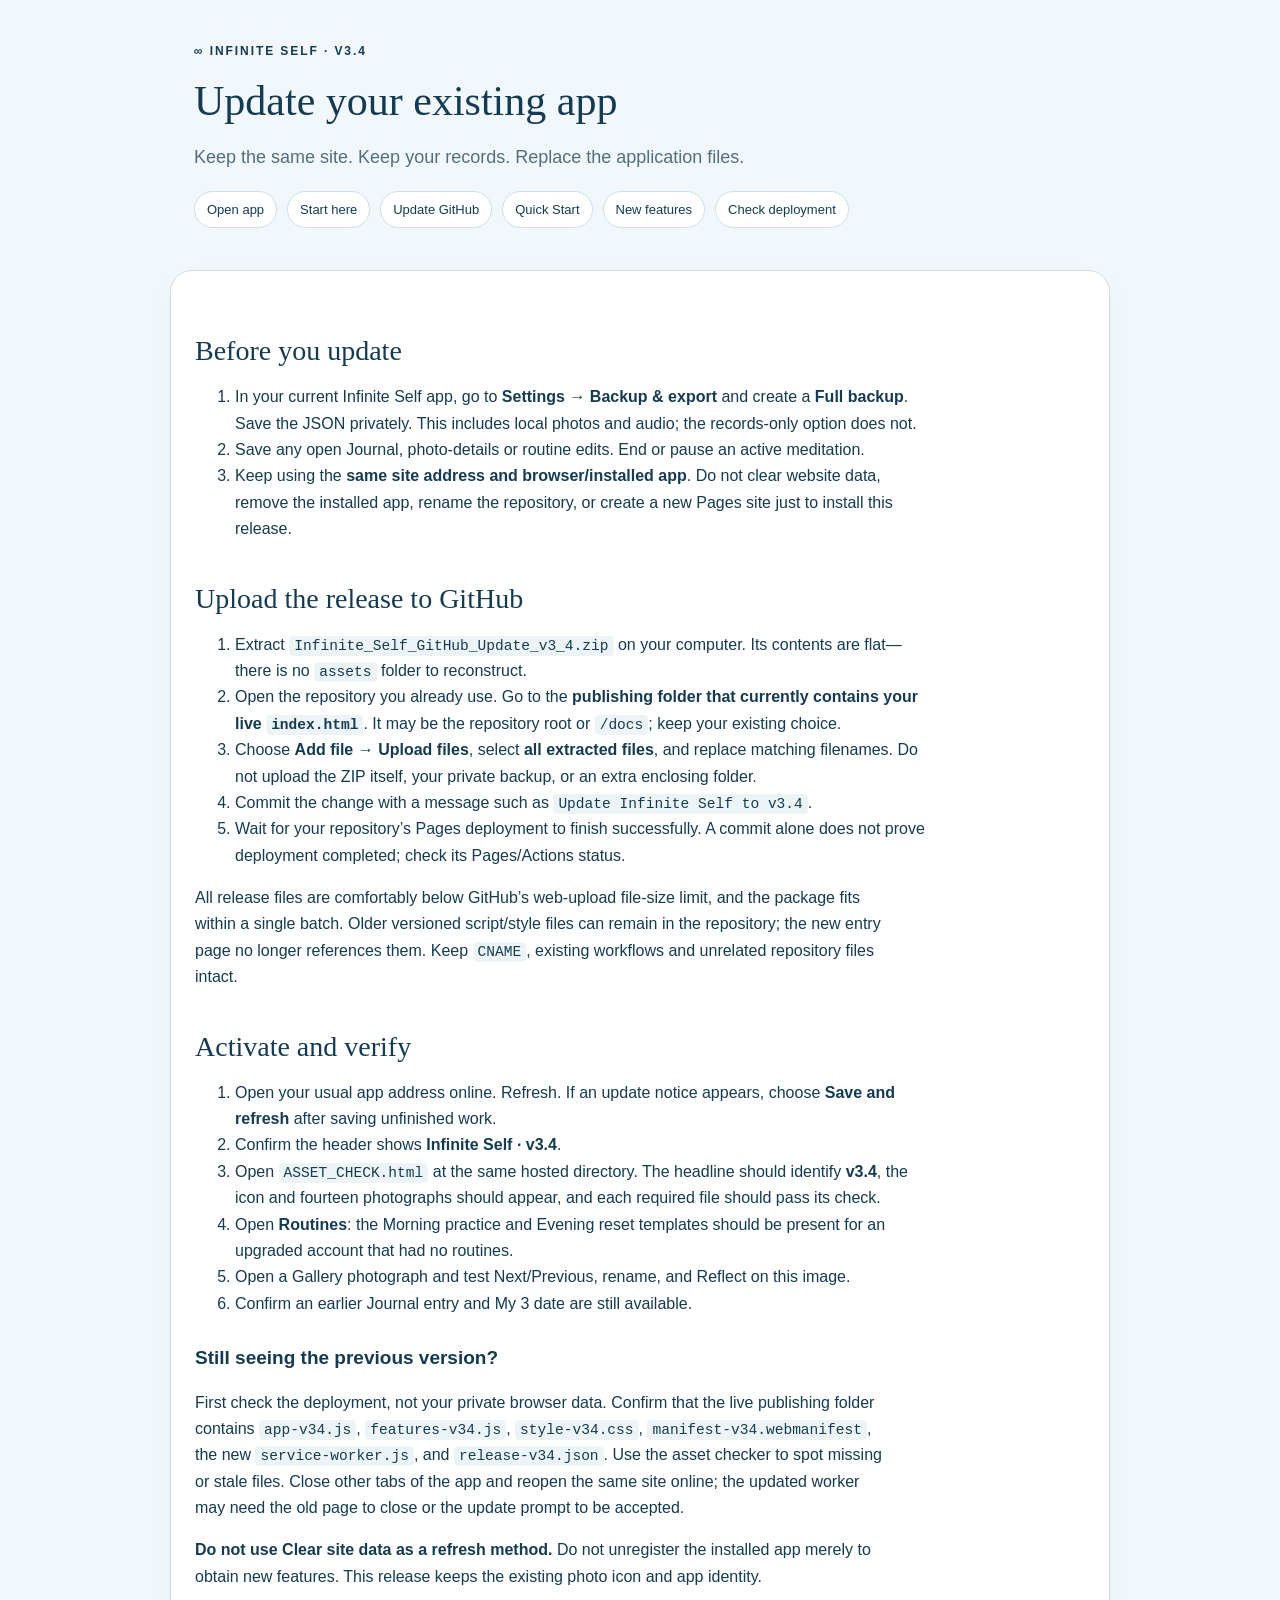
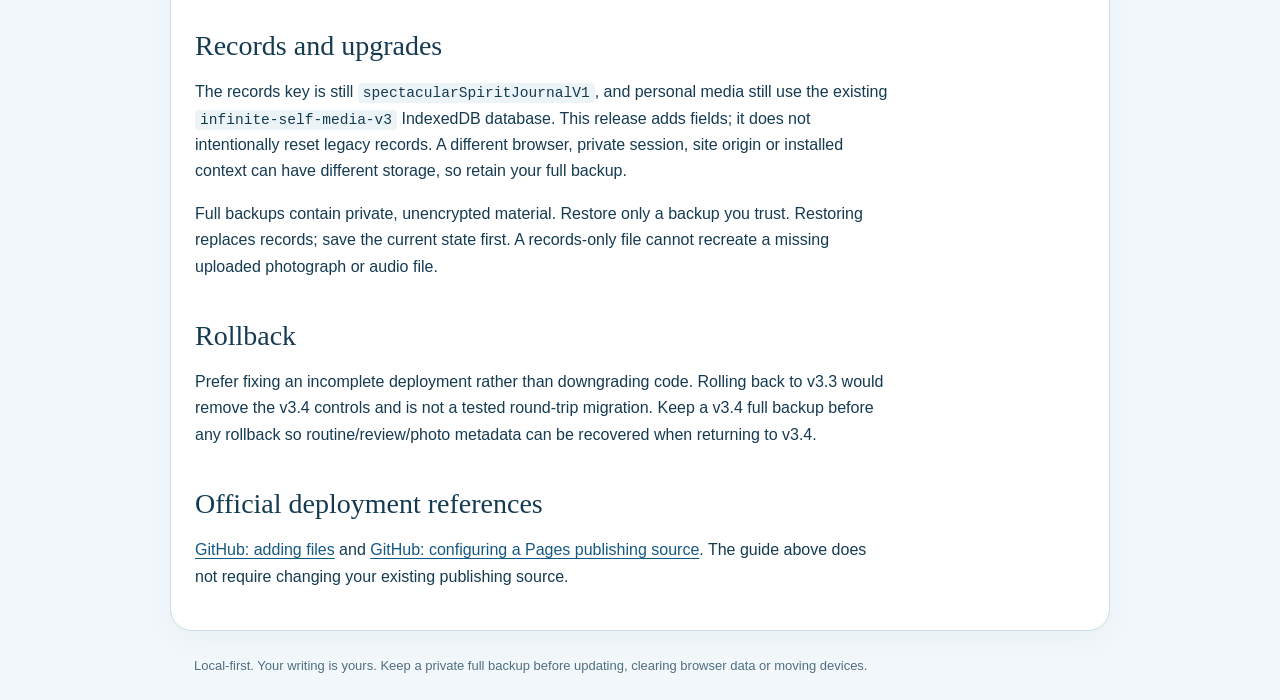
<file: GITHUB_UPDATE_GUIDE.html>
<!doctype html>
<html lang="en"><head><meta charset="utf-8"><meta name="viewport" content="width=device-width,initial-scale=1"><title>Update your existing app — Infinite Self v3.4</title><style>
:root{color-scheme:light;--ink:#153b52;--muted:#526f80;--line:#cbdee9;--blue:#155982}
*{box-sizing:border-box}body{margin:0;background:#f1f7fa;color:var(--ink);font:16px/1.65 -apple-system,BlinkMacSystemFont,"Segoe UI",Arial,sans-serif}header,main,footer{max-width:940px;margin:auto;padding:24px}header{padding-top:42px}header .brand{font-size:12px;letter-spacing:.16em;font-weight:700;text-transform:uppercase}h1{font:42px/1.15 Georgia,serif;margin:15px 0}h2{font:28px/1.25 Georgia,serif;margin:38px 0 14px}h3{font-size:19px;margin:25px 0 8px}p,li{max-width:78ch}main{background:#fff;border:1px solid var(--line);border-radius:22px;box-shadow:0 10px 30px #17374708}main>h1:first-child{font-size:30px}nav{display:flex;gap:10px;flex-wrap:wrap;margin:18px 0}nav a,.button{border:1px solid var(--line);border-radius:22px;padding:7px 12px;text-decoration:none;font-size:13px;background:#fff;color:var(--ink)}a{color:var(--blue);text-underline-offset:3px}a:focus-visible,button:focus-visible{outline:3px solid #b88b27;outline-offset:3px}blockquote{margin:20px 0;padding:14px 18px;border-left:4px solid #b89b53;background:#f7f4e9;border-radius:0 12px 12px 0}blockquote p{margin:0}table{width:100%;border-collapse:collapse;margin:20px 0;font-size:14px}td,th{padding:12px 10px;border-bottom:1px solid var(--line);text-align:left;vertical-align:top}th{background:#edf5f9}code{font-family:ui-monospace,Consolas,monospace;font-size:.91em;background:#edf4f7;border-radius:4px;padding:2px 5px;overflow-wrap:anywhere}pre{white-space:pre-wrap;overflow-wrap:anywhere;background:#edf4f7;padding:16px;border-radius:12px}pre code{padding:0}footer{font-size:13px;color:var(--muted)}.lede{font-size:18px;color:var(--muted)}hr{border:0;border-top:1px solid var(--line);margin:28px 0}img{max-width:100%}@media(max-width:640px){header,main,footer{padding:20px}main{margin:0 10px}h1{font-size:34px}table{display:block;overflow-x:auto}}@media print{body{background:#fff;font-size:11pt}header{padding:0 0 16px}main{border:0;box-shadow:none;padding:0}nav{display:none}h2{break-after:avoid}p,li{orphans:3;widows:3}footer{padding:16px 0}}
</style></head><body><header><div class="brand">∞ Infinite Self · v3.4</div><h1>Update your existing app</h1><p class="lede">Keep the same site. Keep your records. Replace the application files.</p><nav aria-label="Guide navigation"><a href="index.html">Open app</a><a href="START_HERE.html">Start here</a><a href="GITHUB_UPDATE_GUIDE.html">Update GitHub</a><a href="QUICK_START.html">Quick Start</a><a href="V3_4_FEATURE_GUIDE.html">New features</a><a href="ASSET_CHECK.html">Check deployment</a></nav></header><main><h2>Before you update</h2>
<ol>
<li>In your current Infinite Self app, go to <strong>Settings → Backup &amp; export</strong> and create a <strong>Full backup</strong>. Save the JSON privately. This includes local photos and audio; the records-only option does not.</li>
<li>Save any open Journal, photo-details or routine edits. End or pause an active meditation.</li>
<li>Keep using the <strong>same site address and browser/installed app</strong>. Do not clear website data, remove the installed app, rename the repository, or create a new Pages site just to install this release.</li>
</ol>
<h2>Upload the release to GitHub</h2>
<ol>
<li>Extract <code>Infinite_Self_GitHub_Update_v3_4.zip</code> on your computer. Its contents are flat—there is no <code>assets</code> folder to reconstruct.</li>
<li>Open the repository you already use. Go to the <strong>publishing folder that currently contains your live <code>index.html</code></strong>. It may be the repository root or <code>/docs</code>; keep your existing choice.</li>
<li>Choose <strong>Add file → Upload files</strong>, select <strong>all extracted files</strong>, and replace matching filenames. Do not upload the ZIP itself, your private backup, or an extra enclosing folder.</li>
<li>Commit the change with a message such as <code>Update Infinite Self to v3.4</code>.</li>
<li>Wait for your repository’s Pages deployment to finish successfully. A commit alone does not prove deployment completed; check its Pages/Actions status.</li>
</ol>
<p>All release files are comfortably below GitHub’s web-upload file-size limit, and the package fits within a single batch. Older versioned script/style files can remain in the repository; the new entry page no longer references them. Keep <code>CNAME</code>, existing workflows and unrelated repository files intact.</p>
<h2>Activate and verify</h2>
<ol>
<li>Open your usual app address online. Refresh. If an update notice appears, choose <strong>Save and refresh</strong> after saving unfinished work.</li>
<li>Confirm the header shows <strong>Infinite Self · v3.4</strong>.</li>
<li>Open <code>ASSET_CHECK.html</code> at the same hosted directory. The headline should identify <strong>v3.4</strong>, the icon and fourteen photographs should appear, and each required file should pass its check.</li>
<li>Open <strong>Routines</strong>: the Morning practice and Evening reset templates should be present for an upgraded account that had no routines.</li>
<li>Open a Gallery photograph and test Next/Previous, rename, and Reflect on this image.</li>
<li>Confirm an earlier Journal entry and My 3 date are still available.</li>
</ol>
<h3>Still seeing the previous version?</h3>
<p>First check the deployment, not your private browser data. Confirm that the live publishing folder contains <code>app-v34.js</code>, <code>features-v34.js</code>, <code>style-v34.css</code>, <code>manifest-v34.webmanifest</code>, the new <code>service-worker.js</code>, and <code>release-v34.json</code>. Use the asset checker to spot missing or stale files. Close other tabs of the app and reopen the same site online; the updated worker may need the old page to close or the update prompt to be accepted.</p>
<p><strong>Do not use Clear site data as a refresh method.</strong> Do not unregister the installed app merely to obtain new features. This release keeps the existing photo icon and app identity.</p>
<h2>Records and upgrades</h2>
<p>The records key is still <code>spectacularSpiritJournalV1</code>, and personal media still use the existing <code>infinite-self-media-v3</code> IndexedDB database. This release adds fields; it does not intentionally reset legacy records. A different browser, private session, site origin or installed context can have different storage, so retain your full backup.</p>
<p>Full backups contain private, unencrypted material. Restore only a backup you trust. Restoring replaces records; save the current state first. A records-only file cannot recreate a missing uploaded photograph or audio file.</p>
<h2>Rollback</h2>
<p>Prefer fixing an incomplete deployment rather than downgrading code. Rolling back to v3.3 would remove the v3.4 controls and is not a tested round-trip migration. Keep a v3.4 full backup before any rollback so routine/review/photo metadata can be recovered when returning to v3.4.</p>
<h2>Official deployment references</h2>
<p><a href="https://docs.github.com/en/repositories/working-with-files/managing-files/adding-a-file-to-a-repository">GitHub: adding files</a> and <a href="https://docs.github.com/en/pages/getting-started-with-github-pages/configuring-a-publishing-source-for-your-github-pages-site">GitHub: configuring a Pages publishing source</a>. The guide above does not require changing your existing publishing source.</p>
</main><footer>Local-first. Your writing is yours. Keep a private full backup before updating, clearing browser data or moving devices.</footer></body></html>
</file>
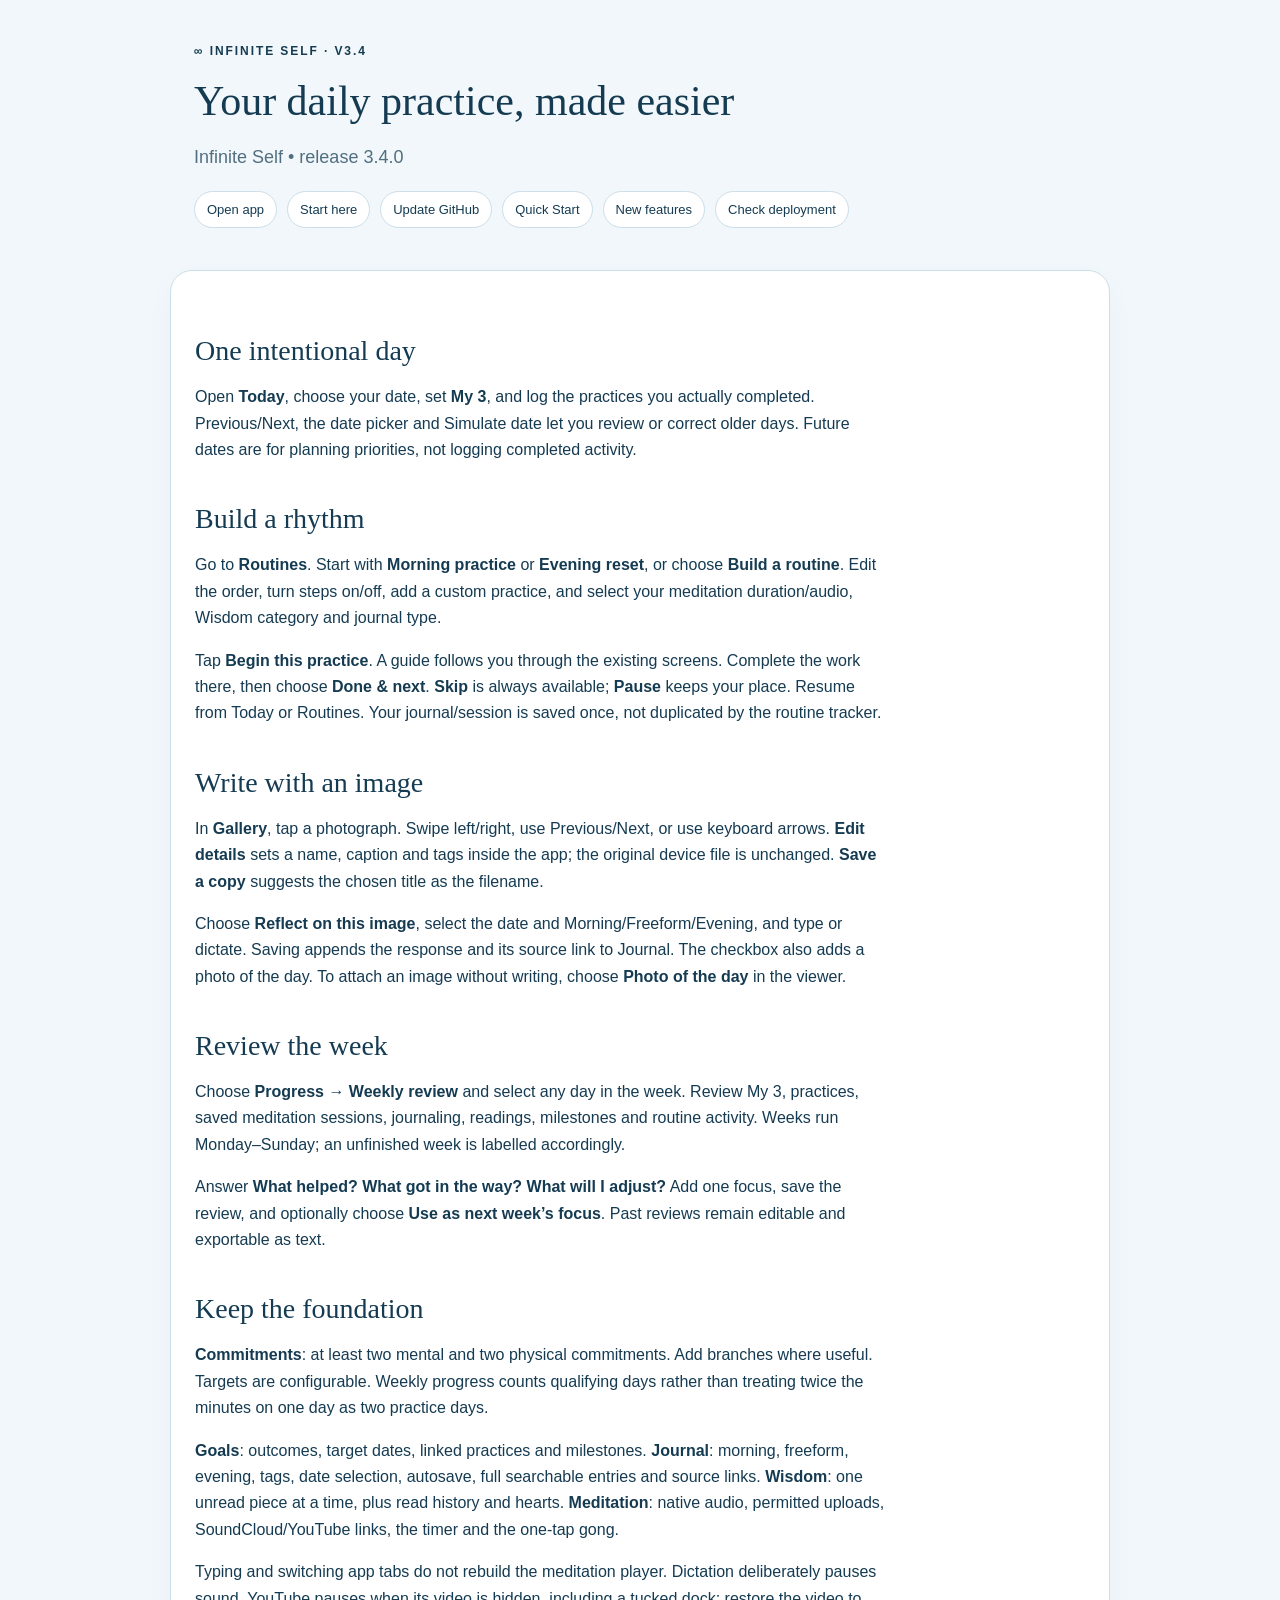
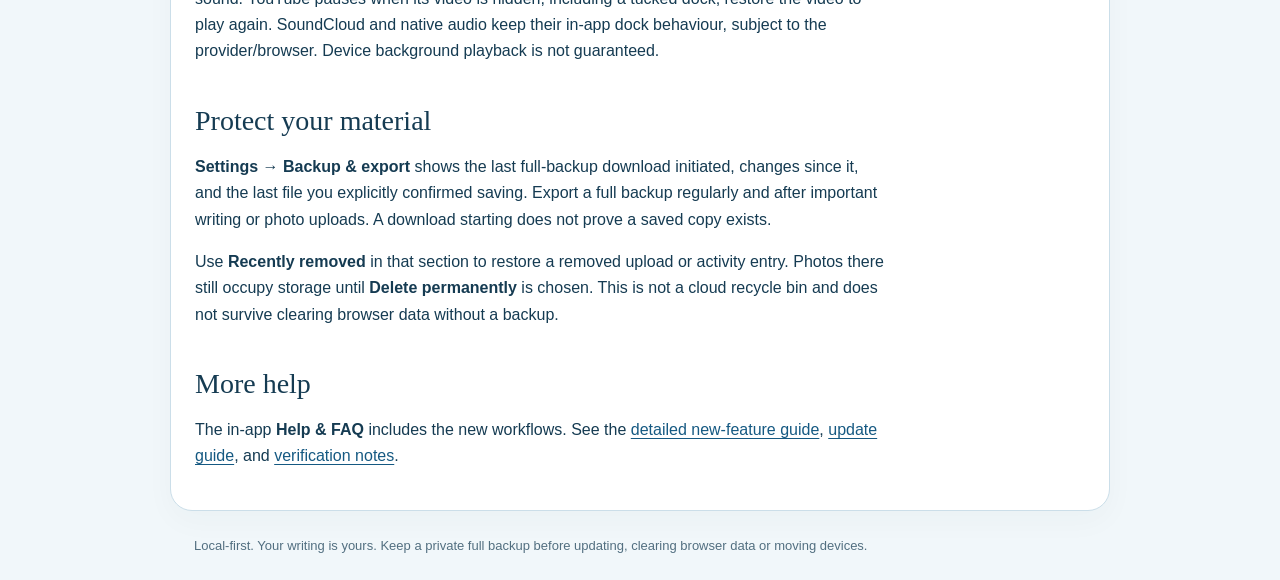
<file: QUICK_START.html>
<!doctype html>
<html lang="en"><head><meta charset="utf-8"><meta name="viewport" content="width=device-width,initial-scale=1"><title>Your daily practice, made easier — Infinite Self v3.4</title><style>
:root{color-scheme:light;--ink:#153b52;--muted:#526f80;--line:#cbdee9;--blue:#155982}
*{box-sizing:border-box}body{margin:0;background:#f1f7fa;color:var(--ink);font:16px/1.65 -apple-system,BlinkMacSystemFont,"Segoe UI",Arial,sans-serif}header,main,footer{max-width:940px;margin:auto;padding:24px}header{padding-top:42px}header .brand{font-size:12px;letter-spacing:.16em;font-weight:700;text-transform:uppercase}h1{font:42px/1.15 Georgia,serif;margin:15px 0}h2{font:28px/1.25 Georgia,serif;margin:38px 0 14px}h3{font-size:19px;margin:25px 0 8px}p,li{max-width:78ch}main{background:#fff;border:1px solid var(--line);border-radius:22px;box-shadow:0 10px 30px #17374708}main>h1:first-child{font-size:30px}nav{display:flex;gap:10px;flex-wrap:wrap;margin:18px 0}nav a,.button{border:1px solid var(--line);border-radius:22px;padding:7px 12px;text-decoration:none;font-size:13px;background:#fff;color:var(--ink)}a{color:var(--blue);text-underline-offset:3px}a:focus-visible,button:focus-visible{outline:3px solid #b88b27;outline-offset:3px}blockquote{margin:20px 0;padding:14px 18px;border-left:4px solid #b89b53;background:#f7f4e9;border-radius:0 12px 12px 0}blockquote p{margin:0}table{width:100%;border-collapse:collapse;margin:20px 0;font-size:14px}td,th{padding:12px 10px;border-bottom:1px solid var(--line);text-align:left;vertical-align:top}th{background:#edf5f9}code{font-family:ui-monospace,Consolas,monospace;font-size:.91em;background:#edf4f7;border-radius:4px;padding:2px 5px;overflow-wrap:anywhere}pre{white-space:pre-wrap;overflow-wrap:anywhere;background:#edf4f7;padding:16px;border-radius:12px}pre code{padding:0}footer{font-size:13px;color:var(--muted)}.lede{font-size:18px;color:var(--muted)}hr{border:0;border-top:1px solid var(--line);margin:28px 0}img{max-width:100%}@media(max-width:640px){header,main,footer{padding:20px}main{margin:0 10px}h1{font-size:34px}table{display:block;overflow-x:auto}}@media print{body{background:#fff;font-size:11pt}header{padding:0 0 16px}main{border:0;box-shadow:none;padding:0}nav{display:none}h2{break-after:avoid}p,li{orphans:3;widows:3}footer{padding:16px 0}}
</style></head><body><header><div class="brand">∞ Infinite Self · v3.4</div><h1>Your daily practice, made easier</h1><p class="lede">Infinite Self • release 3.4.0</p><nav aria-label="Guide navigation"><a href="index.html">Open app</a><a href="START_HERE.html">Start here</a><a href="GITHUB_UPDATE_GUIDE.html">Update GitHub</a><a href="QUICK_START.html">Quick Start</a><a href="V3_4_FEATURE_GUIDE.html">New features</a><a href="ASSET_CHECK.html">Check deployment</a></nav></header><main><h2>One intentional day</h2>
<p>Open <strong>Today</strong>, choose your date, set <strong>My 3</strong>, and log the practices you actually completed. Previous/Next, the date picker and Simulate date let you review or correct older days. Future dates are for planning priorities, not logging completed activity.</p>
<h2>Build a rhythm</h2>
<p>Go to <strong>Routines</strong>. Start with <strong>Morning practice</strong> or <strong>Evening reset</strong>, or choose <strong>Build a routine</strong>. Edit the order, turn steps on/off, add a custom practice, and select your meditation duration/audio, Wisdom category and journal type.</p>
<p>Tap <strong>Begin this practice</strong>. A guide follows you through the existing screens. Complete the work there, then choose <strong>Done &amp; next</strong>. <strong>Skip</strong> is always available; <strong>Pause</strong> keeps your place. Resume from Today or Routines. Your journal/session is saved once, not duplicated by the routine tracker.</p>
<h2>Write with an image</h2>
<p>In <strong>Gallery</strong>, tap a photograph. Swipe left/right, use Previous/Next, or use keyboard arrows. <strong>Edit details</strong> sets a name, caption and tags inside the app; the original device file is unchanged. <strong>Save a copy</strong> suggests the chosen title as the filename.</p>
<p>Choose <strong>Reflect on this image</strong>, select the date and Morning/Freeform/Evening, and type or dictate. Saving appends the response and its source link to Journal. The checkbox also adds a photo of the day. To attach an image without writing, choose <strong>Photo of the day</strong> in the viewer.</p>
<h2>Review the week</h2>
<p>Choose <strong>Progress → Weekly review</strong> and select any day in the week. Review My 3, practices, saved meditation sessions, journaling, readings, milestones and routine activity. Weeks run Monday–Sunday; an unfinished week is labelled accordingly.</p>
<p>Answer <strong>What helped? What got in the way? What will I adjust?</strong> Add one focus, save the review, and optionally choose <strong>Use as next week’s focus</strong>. Past reviews remain editable and exportable as text.</p>
<h2>Keep the foundation</h2>
<p><strong>Commitments</strong>: at least two mental and two physical commitments. Add branches where useful. Targets are configurable. Weekly progress counts qualifying days rather than treating twice the minutes on one day as two practice days.</p>
<p><strong>Goals</strong>: outcomes, target dates, linked practices and milestones. <strong>Journal</strong>: morning, freeform, evening, tags, date selection, autosave, full searchable entries and source links. <strong>Wisdom</strong>: one unread piece at a time, plus read history and hearts. <strong>Meditation</strong>: native audio, permitted uploads, SoundCloud/YouTube links, the timer and the one-tap gong.</p>
<p>Typing and switching app tabs do not rebuild the meditation player. Dictation deliberately pauses sound. YouTube pauses when its video is hidden, including a tucked dock; restore the video to play again. SoundCloud and native audio keep their in-app dock behaviour, subject to the provider/browser. Device background playback is not guaranteed.</p>
<h2>Protect your material</h2>
<p><strong>Settings → Backup &amp; export</strong> shows the last full-backup download initiated, changes since it, and the last file you explicitly confirmed saving. Export a full backup regularly and after important writing or photo uploads. A download starting does not prove a saved copy exists.</p>
<p>Use <strong>Recently removed</strong> in that section to restore a removed upload or activity entry. Photos there still occupy storage until <strong>Delete permanently</strong> is chosen. This is not a cloud recycle bin and does not survive clearing browser data without a backup.</p>
<h2>More help</h2>
<p>The in-app <strong>Help &amp; FAQ</strong> includes the new workflows. See the <a href="V3_4_FEATURE_GUIDE.html">detailed new-feature guide</a>, <a href="GITHUB_UPDATE_GUIDE.html">update guide</a>, and <a href="VERIFICATION.md">verification notes</a>.</p>
</main><footer>Local-first. Your writing is yours. Keep a private full backup before updating, clearing browser data or moving devices.</footer></body></html>
</file>
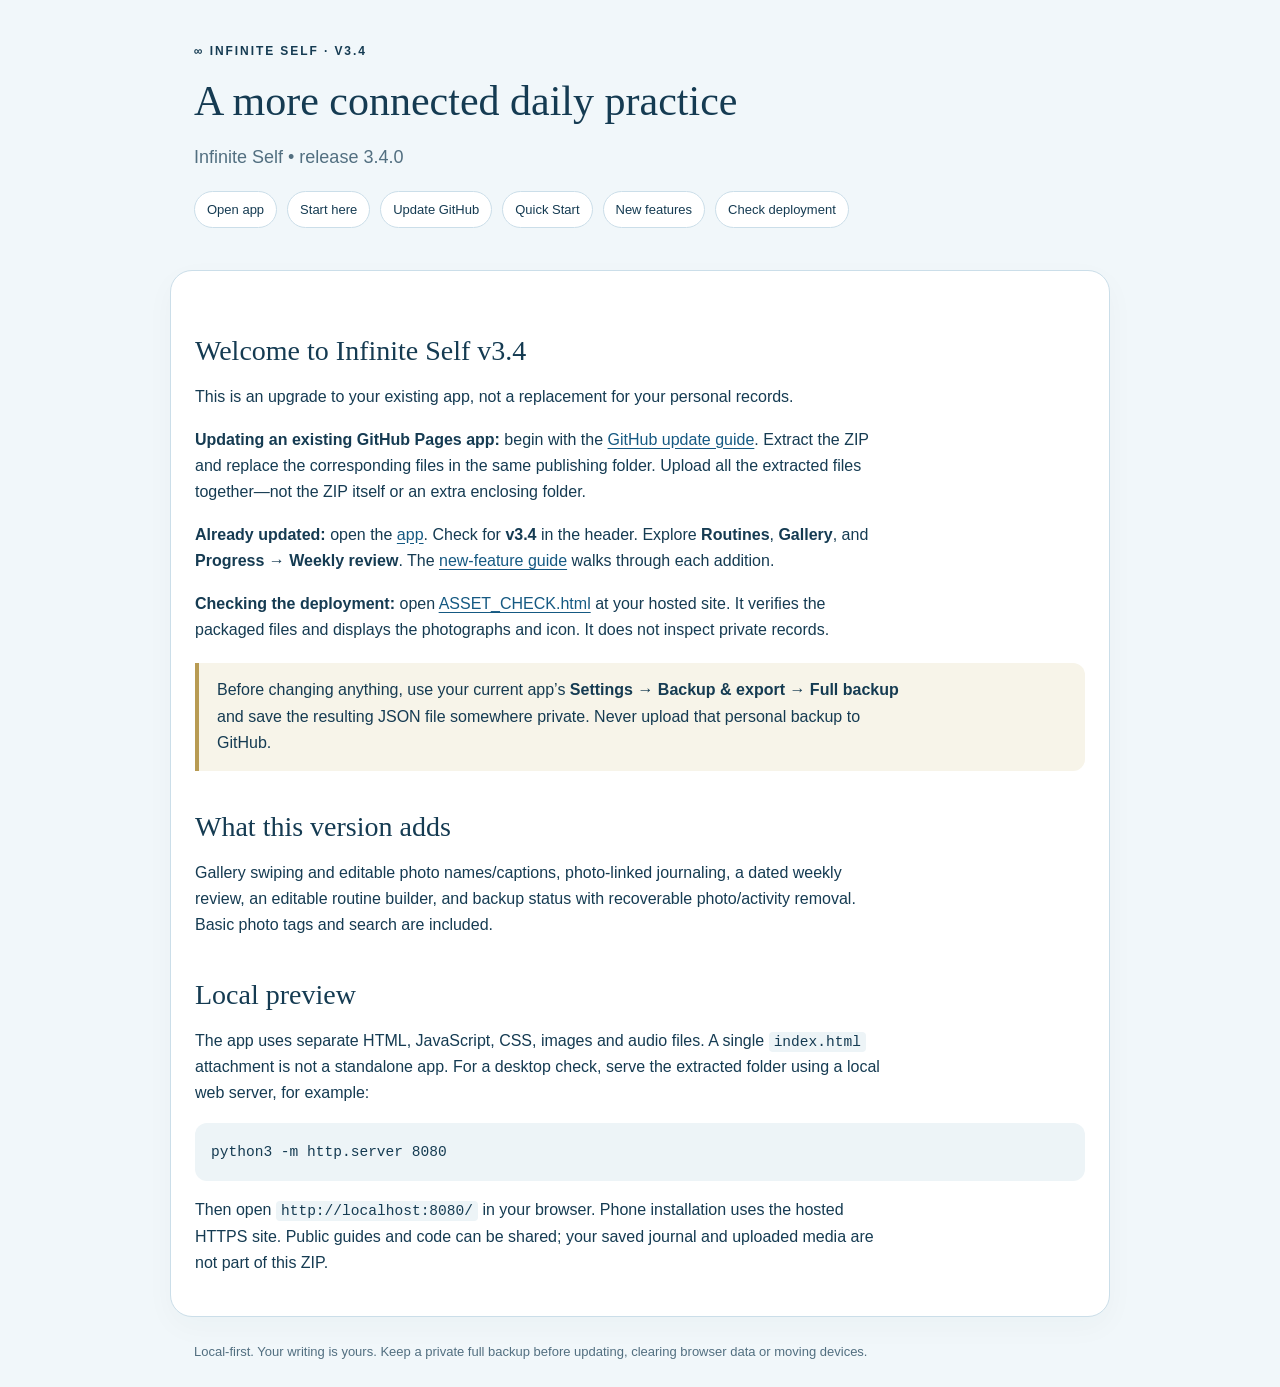
<file: START_HERE.html>
<!doctype html>
<html lang="en"><head><meta charset="utf-8"><meta name="viewport" content="width=device-width,initial-scale=1"><title>A more connected daily practice — Infinite Self v3.4</title><style>
:root{color-scheme:light;--ink:#153b52;--muted:#526f80;--line:#cbdee9;--blue:#155982}
*{box-sizing:border-box}body{margin:0;background:#f1f7fa;color:var(--ink);font:16px/1.65 -apple-system,BlinkMacSystemFont,"Segoe UI",Arial,sans-serif}header,main,footer{max-width:940px;margin:auto;padding:24px}header{padding-top:42px}header .brand{font-size:12px;letter-spacing:.16em;font-weight:700;text-transform:uppercase}h1{font:42px/1.15 Georgia,serif;margin:15px 0}h2{font:28px/1.25 Georgia,serif;margin:38px 0 14px}h3{font-size:19px;margin:25px 0 8px}p,li{max-width:78ch}main{background:#fff;border:1px solid var(--line);border-radius:22px;box-shadow:0 10px 30px #17374708}main>h1:first-child{font-size:30px}nav{display:flex;gap:10px;flex-wrap:wrap;margin:18px 0}nav a,.button{border:1px solid var(--line);border-radius:22px;padding:7px 12px;text-decoration:none;font-size:13px;background:#fff;color:var(--ink)}a{color:var(--blue);text-underline-offset:3px}a:focus-visible,button:focus-visible{outline:3px solid #b88b27;outline-offset:3px}blockquote{margin:20px 0;padding:14px 18px;border-left:4px solid #b89b53;background:#f7f4e9;border-radius:0 12px 12px 0}blockquote p{margin:0}table{width:100%;border-collapse:collapse;margin:20px 0;font-size:14px}td,th{padding:12px 10px;border-bottom:1px solid var(--line);text-align:left;vertical-align:top}th{background:#edf5f9}code{font-family:ui-monospace,Consolas,monospace;font-size:.91em;background:#edf4f7;border-radius:4px;padding:2px 5px;overflow-wrap:anywhere}pre{white-space:pre-wrap;overflow-wrap:anywhere;background:#edf4f7;padding:16px;border-radius:12px}pre code{padding:0}footer{font-size:13px;color:var(--muted)}.lede{font-size:18px;color:var(--muted)}hr{border:0;border-top:1px solid var(--line);margin:28px 0}img{max-width:100%}@media(max-width:640px){header,main,footer{padding:20px}main{margin:0 10px}h1{font-size:34px}table{display:block;overflow-x:auto}}@media print{body{background:#fff;font-size:11pt}header{padding:0 0 16px}main{border:0;box-shadow:none;padding:0}nav{display:none}h2{break-after:avoid}p,li{orphans:3;widows:3}footer{padding:16px 0}}
</style></head><body><header><div class="brand">∞ Infinite Self · v3.4</div><h1>A more connected daily practice</h1><p class="lede">Infinite Self • release 3.4.0</p><nav aria-label="Guide navigation"><a href="index.html">Open app</a><a href="START_HERE.html">Start here</a><a href="GITHUB_UPDATE_GUIDE.html">Update GitHub</a><a href="QUICK_START.html">Quick Start</a><a href="V3_4_FEATURE_GUIDE.html">New features</a><a href="ASSET_CHECK.html">Check deployment</a></nav></header><main><h2>Welcome to Infinite Self v3.4</h2>
<p>This is an upgrade to your existing app, not a replacement for your personal records.</p>
<p><strong>Updating an existing GitHub Pages app:</strong> begin with the <a href="GITHUB_UPDATE_GUIDE.html">GitHub update guide</a>. Extract the ZIP and replace the corresponding files in the same publishing folder. Upload all the extracted files together—not the ZIP itself or an extra enclosing folder.</p>
<p><strong>Already updated:</strong> open the <a href="index.html">app</a>. Check for <strong>v3.4</strong> in the header. Explore <strong>Routines</strong>, <strong>Gallery</strong>, and <strong>Progress → Weekly review</strong>. The <a href="V3_4_FEATURE_GUIDE.html">new-feature guide</a> walks through each addition.</p>
<p><strong>Checking the deployment:</strong> open <a href="ASSET_CHECK.html">ASSET_CHECK.html</a> at your hosted site. It verifies the packaged files and displays the photographs and icon. It does not inspect private records.</p>
<blockquote>
<p>Before changing anything, use your current app’s <strong>Settings → Backup &amp; export → Full backup</strong> and save the resulting JSON file somewhere private. Never upload that personal backup to GitHub.</p>
</blockquote>
<h2>What this version adds</h2>
<p>Gallery swiping and editable photo names/captions, photo-linked journaling, a dated weekly review, an editable routine builder, and backup status with recoverable photo/activity removal. Basic photo tags and search are included.</p>
<h2>Local preview</h2>
<p>The app uses separate HTML, JavaScript, CSS, images and audio files. A single <code>index.html</code> attachment is not a standalone app. For a desktop check, serve the extracted folder using a local web server, for example:</p>
<pre><code class="language-sh">python3 -m http.server 8080
</code></pre>
<p>Then open <code>http://localhost:8080/</code> in your browser. Phone installation uses the hosted HTTPS site. Public guides and code can be shared; your saved journal and uploaded media are not part of this ZIP.</p>
</main><footer>Local-first. Your writing is yours. Keep a private full backup before updating, clearing browser data or moving devices.</footer></body></html>
</file>
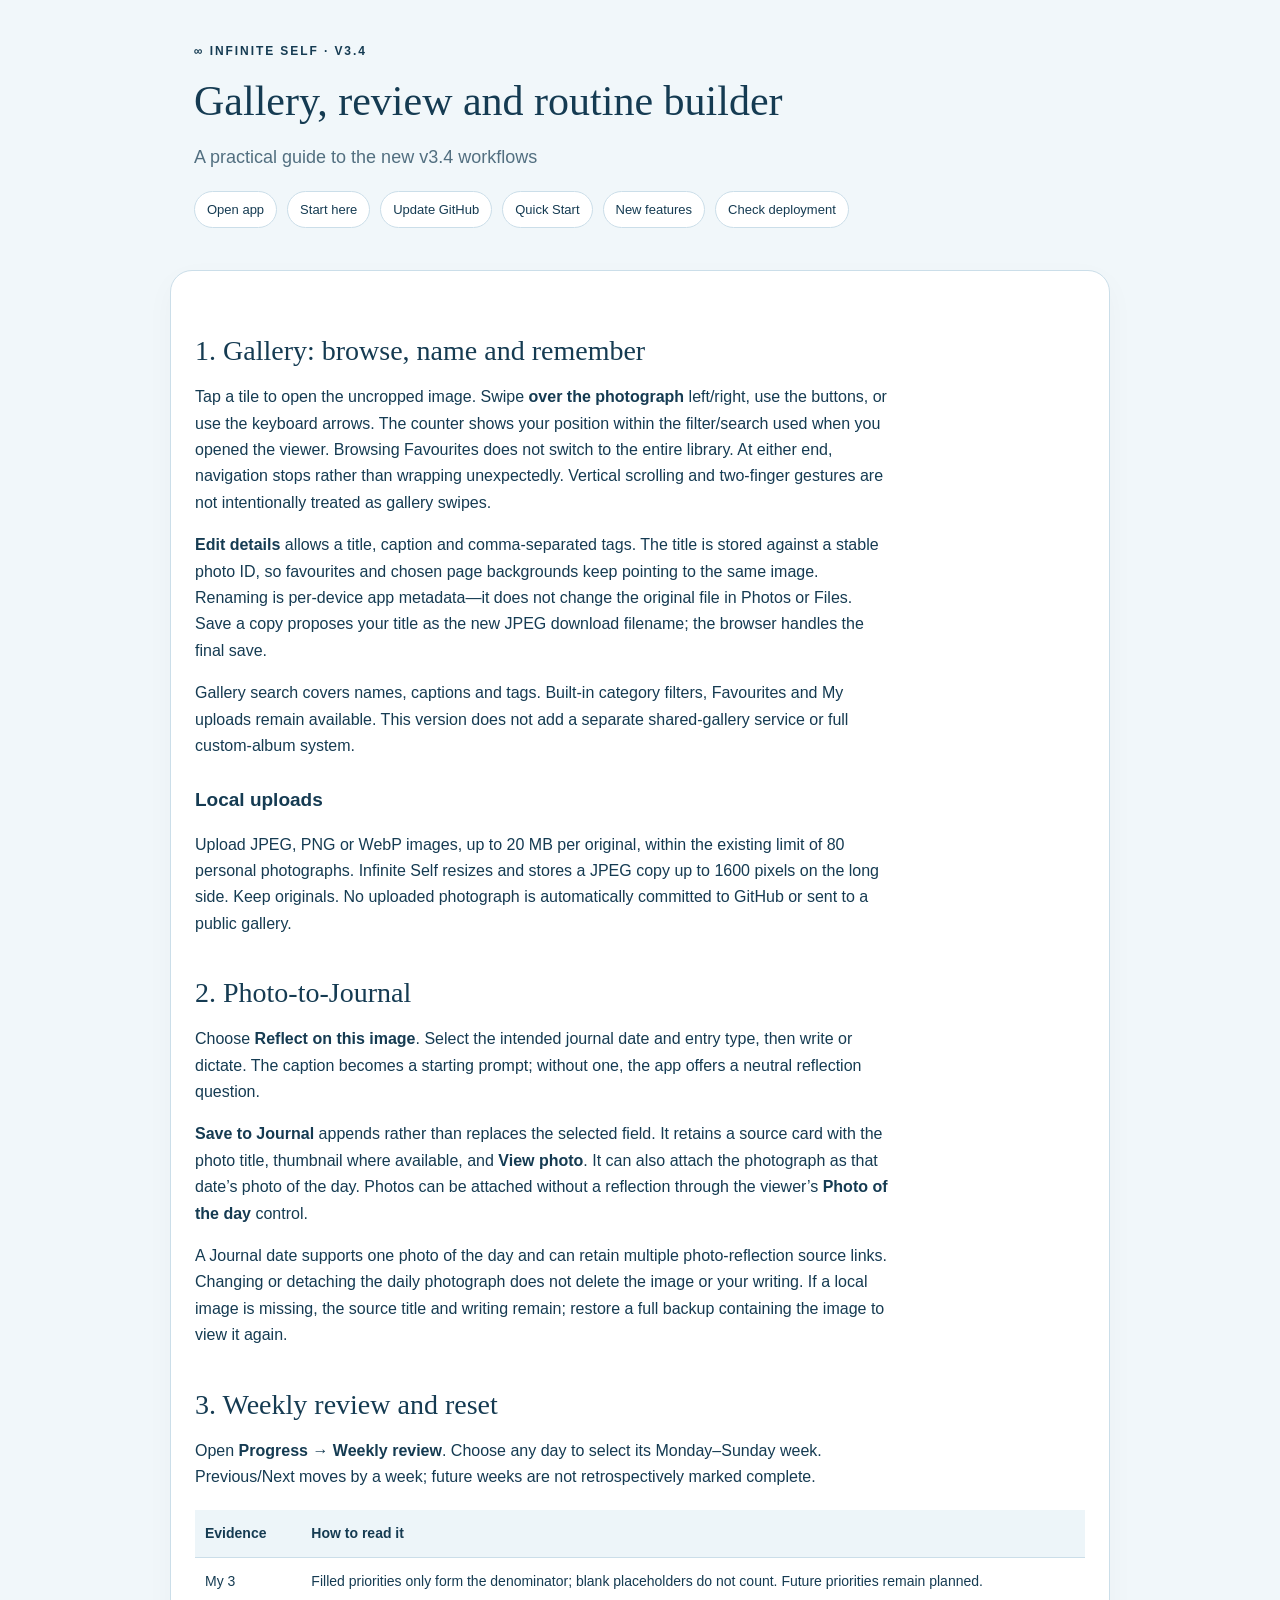
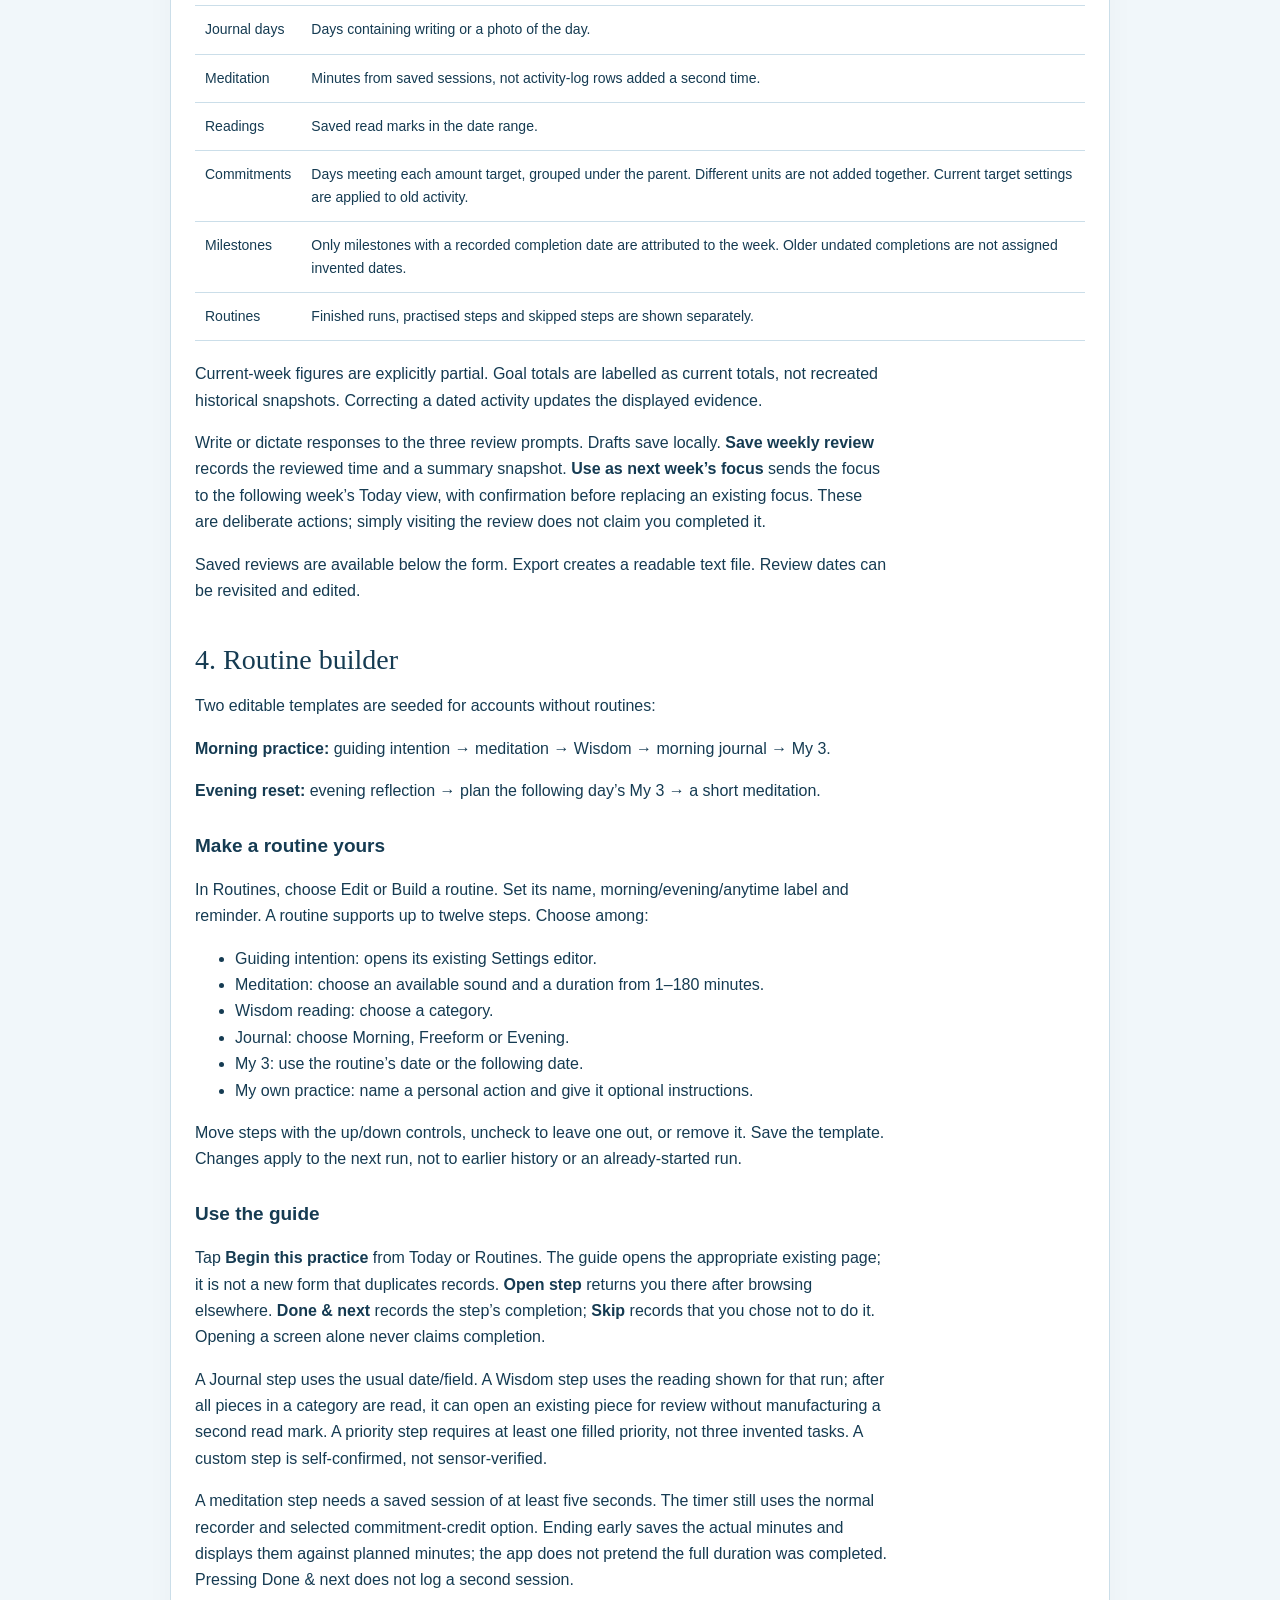
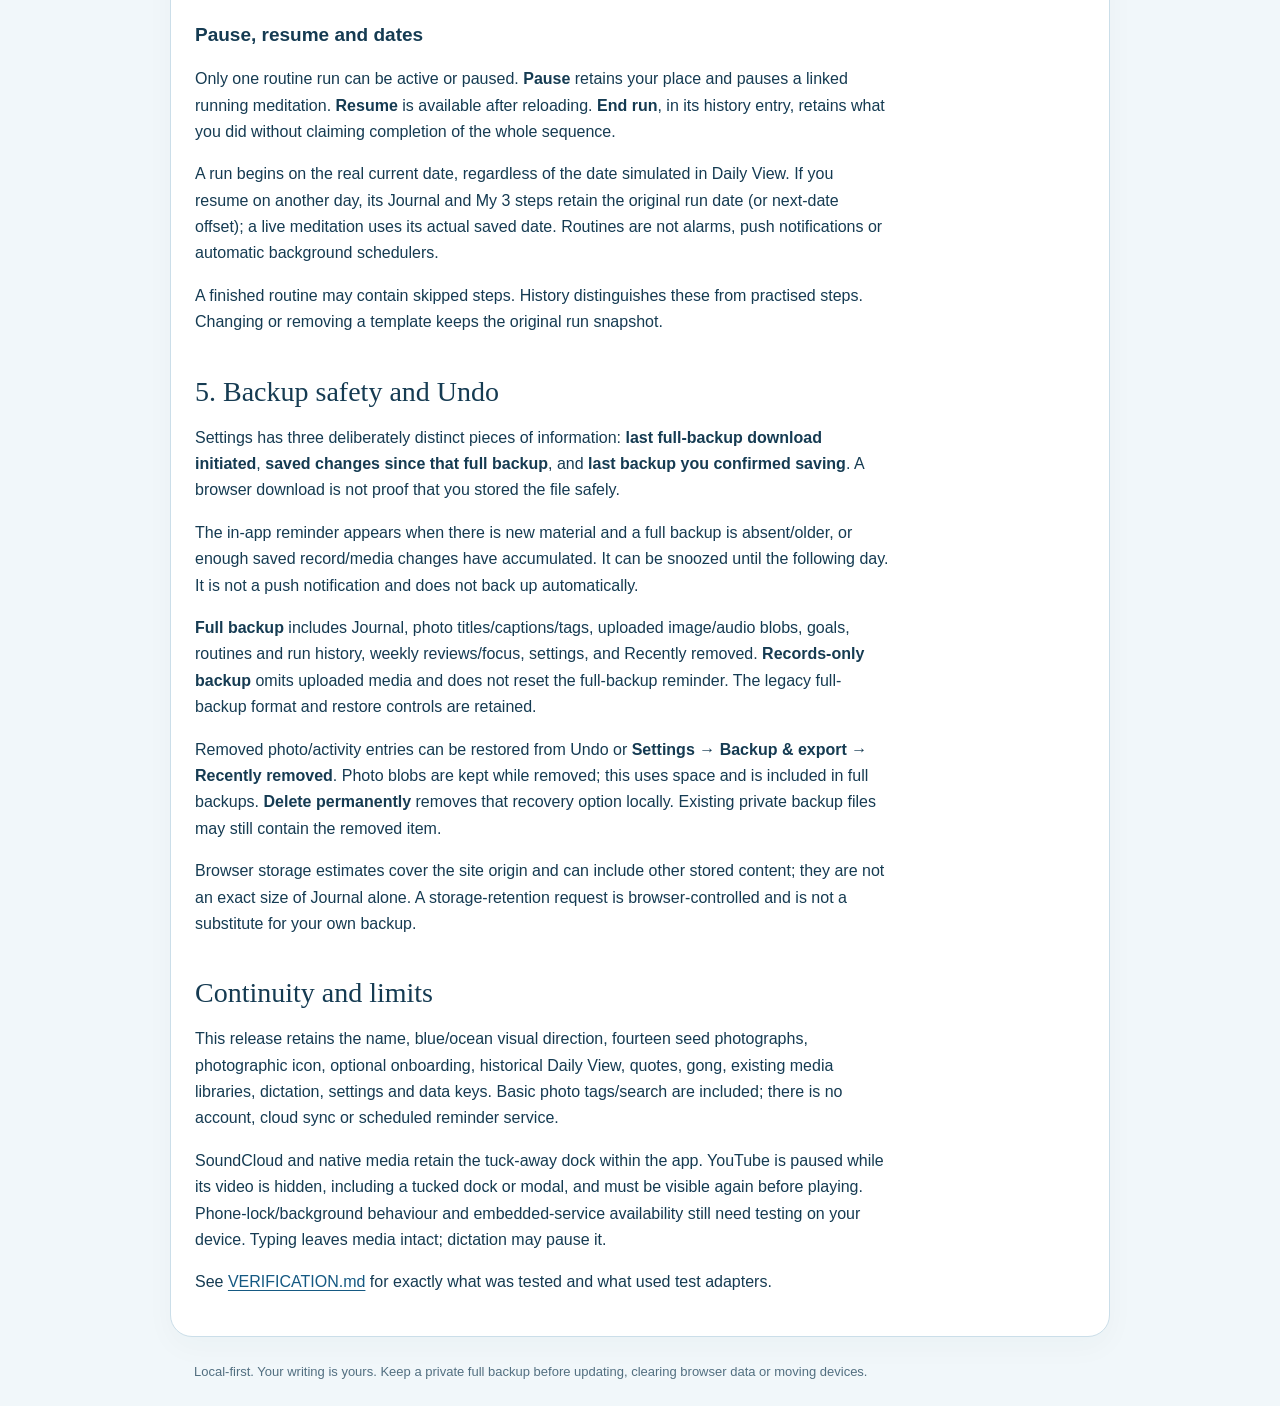
<file: V3_4_FEATURE_GUIDE.html>
<!doctype html>
<html lang="en"><head><meta charset="utf-8"><meta name="viewport" content="width=device-width,initial-scale=1"><title>Gallery, review and routine builder — Infinite Self v3.4</title><style>
:root{color-scheme:light;--ink:#153b52;--muted:#526f80;--line:#cbdee9;--blue:#155982}
*{box-sizing:border-box}body{margin:0;background:#f1f7fa;color:var(--ink);font:16px/1.65 -apple-system,BlinkMacSystemFont,"Segoe UI",Arial,sans-serif}header,main,footer{max-width:940px;margin:auto;padding:24px}header{padding-top:42px}header .brand{font-size:12px;letter-spacing:.16em;font-weight:700;text-transform:uppercase}h1{font:42px/1.15 Georgia,serif;margin:15px 0}h2{font:28px/1.25 Georgia,serif;margin:38px 0 14px}h3{font-size:19px;margin:25px 0 8px}p,li{max-width:78ch}main{background:#fff;border:1px solid var(--line);border-radius:22px;box-shadow:0 10px 30px #17374708}main>h1:first-child{font-size:30px}nav{display:flex;gap:10px;flex-wrap:wrap;margin:18px 0}nav a,.button{border:1px solid var(--line);border-radius:22px;padding:7px 12px;text-decoration:none;font-size:13px;background:#fff;color:var(--ink)}a{color:var(--blue);text-underline-offset:3px}a:focus-visible,button:focus-visible{outline:3px solid #b88b27;outline-offset:3px}blockquote{margin:20px 0;padding:14px 18px;border-left:4px solid #b89b53;background:#f7f4e9;border-radius:0 12px 12px 0}blockquote p{margin:0}table{width:100%;border-collapse:collapse;margin:20px 0;font-size:14px}td,th{padding:12px 10px;border-bottom:1px solid var(--line);text-align:left;vertical-align:top}th{background:#edf5f9}code{font-family:ui-monospace,Consolas,monospace;font-size:.91em;background:#edf4f7;border-radius:4px;padding:2px 5px;overflow-wrap:anywhere}pre{white-space:pre-wrap;overflow-wrap:anywhere;background:#edf4f7;padding:16px;border-radius:12px}pre code{padding:0}footer{font-size:13px;color:var(--muted)}.lede{font-size:18px;color:var(--muted)}hr{border:0;border-top:1px solid var(--line);margin:28px 0}img{max-width:100%}@media(max-width:640px){header,main,footer{padding:20px}main{margin:0 10px}h1{font-size:34px}table{display:block;overflow-x:auto}}@media print{body{background:#fff;font-size:11pt}header{padding:0 0 16px}main{border:0;box-shadow:none;padding:0}nav{display:none}h2{break-after:avoid}p,li{orphans:3;widows:3}footer{padding:16px 0}}
</style></head><body><header><div class="brand">∞ Infinite Self · v3.4</div><h1>Gallery, review and routine builder</h1><p class="lede">A practical guide to the new v3.4 workflows</p><nav aria-label="Guide navigation"><a href="index.html">Open app</a><a href="START_HERE.html">Start here</a><a href="GITHUB_UPDATE_GUIDE.html">Update GitHub</a><a href="QUICK_START.html">Quick Start</a><a href="V3_4_FEATURE_GUIDE.html">New features</a><a href="ASSET_CHECK.html">Check deployment</a></nav></header><main><h2>1. Gallery: browse, name and remember</h2>
<p>Tap a tile to open the uncropped image. Swipe <strong>over the photograph</strong> left/right, use the buttons, or use the keyboard arrows. The counter shows your position within the filter/search used when you opened the viewer. Browsing Favourites does not switch to the entire library. At either end, navigation stops rather than wrapping unexpectedly. Vertical scrolling and two-finger gestures are not intentionally treated as gallery swipes.</p>
<p><strong>Edit details</strong> allows a title, caption and comma-separated tags. The title is stored against a stable photo ID, so favourites and chosen page backgrounds keep pointing to the same image. Renaming is per-device app metadata—it does not change the original file in Photos or Files. Save a copy proposes your title as the new JPEG download filename; the browser handles the final save.</p>
<p>Gallery search covers names, captions and tags. Built-in category filters, Favourites and My uploads remain available. This version does not add a separate shared-gallery service or full custom-album system.</p>
<h3>Local uploads</h3>
<p>Upload JPEG, PNG or WebP images, up to 20 MB per original, within the existing limit of 80 personal photographs. Infinite Self resizes and stores a JPEG copy up to 1600 pixels on the long side. Keep originals. No uploaded photograph is automatically committed to GitHub or sent to a public gallery.</p>
<h2>2. Photo-to-Journal</h2>
<p>Choose <strong>Reflect on this image</strong>. Select the intended journal date and entry type, then write or dictate. The caption becomes a starting prompt; without one, the app offers a neutral reflection question.</p>
<p><strong>Save to Journal</strong> appends rather than replaces the selected field. It retains a source card with the photo title, thumbnail where available, and <strong>View photo</strong>. It can also attach the photograph as that date’s photo of the day. Photos can be attached without a reflection through the viewer’s <strong>Photo of the day</strong> control.</p>
<p>A Journal date supports one photo of the day and can retain multiple photo-reflection source links. Changing or detaching the daily photograph does not delete the image or your writing. If a local image is missing, the source title and writing remain; restore a full backup containing the image to view it again.</p>
<h2>3. Weekly review and reset</h2>
<p>Open <strong>Progress → Weekly review</strong>. Choose any day to select its Monday–Sunday week. Previous/Next moves by a week; future weeks are not retrospectively marked complete.</p>
<table>
<thead>
<tr>
  <th>Evidence</th>
  <th>How to read it</th>
</tr>
</thead>
<tbody>
<tr>
  <td>My 3</td>
  <td>Filled priorities only form the denominator; blank placeholders do not count. Future priorities remain planned.</td>
</tr>
<tr>
  <td>Journal days</td>
  <td>Days containing writing or a photo of the day.</td>
</tr>
<tr>
  <td>Meditation</td>
  <td>Minutes from saved sessions, not activity-log rows added a second time.</td>
</tr>
<tr>
  <td>Readings</td>
  <td>Saved read marks in the date range.</td>
</tr>
<tr>
  <td>Commitments</td>
  <td>Days meeting each amount target, grouped under the parent. Different units are not added together. Current target settings are applied to old activity.</td>
</tr>
<tr>
  <td>Milestones</td>
  <td>Only milestones with a recorded completion date are attributed to the week. Older undated completions are not assigned invented dates.</td>
</tr>
<tr>
  <td>Routines</td>
  <td>Finished runs, practised steps and skipped steps are shown separately.</td>
</tr>
</tbody>
</table>
<p>Current-week figures are explicitly partial. Goal totals are labelled as current totals, not recreated historical snapshots. Correcting a dated activity updates the displayed evidence.</p>
<p>Write or dictate responses to the three review prompts. Drafts save locally. <strong>Save weekly review</strong> records the reviewed time and a summary snapshot. <strong>Use as next week’s focus</strong> sends the focus to the following week’s Today view, with confirmation before replacing an existing focus. These are deliberate actions; simply visiting the review does not claim you completed it.</p>
<p>Saved reviews are available below the form. Export creates a readable text file. Review dates can be revisited and edited.</p>
<h2>4. Routine builder</h2>
<p>Two editable templates are seeded for accounts without routines:</p>
<p><strong>Morning practice:</strong> guiding intention → meditation → Wisdom → morning journal → My 3.</p>
<p><strong>Evening reset:</strong> evening reflection → plan the following day’s My 3 → a short meditation.</p>
<h3>Make a routine yours</h3>
<p>In Routines, choose Edit or Build a routine. Set its name, morning/evening/anytime label and reminder. A routine supports up to twelve steps. Choose among:</p>
<ul>
<li>Guiding intention: opens its existing Settings editor.</li>
<li>Meditation: choose an available sound and a duration from 1–180 minutes.</li>
<li>Wisdom reading: choose a category.</li>
<li>Journal: choose Morning, Freeform or Evening.</li>
<li>My 3: use the routine’s date or the following date.</li>
<li>My own practice: name a personal action and give it optional instructions.</li>
</ul>
<p>Move steps with the up/down controls, uncheck to leave one out, or remove it. Save the template. Changes apply to the next run, not to earlier history or an already-started run.</p>
<h3>Use the guide</h3>
<p>Tap <strong>Begin this practice</strong> from Today or Routines. The guide opens the appropriate existing page; it is not a new form that duplicates records. <strong>Open step</strong> returns you there after browsing elsewhere. <strong>Done &amp; next</strong> records the step’s completion; <strong>Skip</strong> records that you chose not to do it. Opening a screen alone never claims completion.</p>
<p>A Journal step uses the usual date/field. A Wisdom step uses the reading shown for that run; after all pieces in a category are read, it can open an existing piece for review without manufacturing a second read mark. A priority step requires at least one filled priority, not three invented tasks. A custom step is self-confirmed, not sensor-verified.</p>
<p>A meditation step needs a saved session of at least five seconds. The timer still uses the normal recorder and selected commitment-credit option. Ending early saves the actual minutes and displays them against planned minutes; the app does not pretend the full duration was completed. Pressing Done &amp; next does not log a second session.</p>
<h3>Pause, resume and dates</h3>
<p>Only one routine run can be active or paused. <strong>Pause</strong> retains your place and pauses a linked running meditation. <strong>Resume</strong> is available after reloading. <strong>End run</strong>, in its history entry, retains what you did without claiming completion of the whole sequence.</p>
<p>A run begins on the real current date, regardless of the date simulated in Daily View. If you resume on another day, its Journal and My 3 steps retain the original run date (or next-date offset); a live meditation uses its actual saved date. Routines are not alarms, push notifications or automatic background schedulers.</p>
<p>A finished routine may contain skipped steps. History distinguishes these from practised steps. Changing or removing a template keeps the original run snapshot.</p>
<h2>5. Backup safety and Undo</h2>
<p>Settings has three deliberately distinct pieces of information: <strong>last full-backup download initiated</strong>, <strong>saved changes since that full backup</strong>, and <strong>last backup you confirmed saving</strong>. A browser download is not proof that you stored the file safely.</p>
<p>The in-app reminder appears when there is new material and a full backup is absent/older, or enough saved record/media changes have accumulated. It can be snoozed until the following day. It is not a push notification and does not back up automatically.</p>
<p><strong>Full backup</strong> includes Journal, photo titles/captions/tags, uploaded image/audio blobs, goals, routines and run history, weekly reviews/focus, settings, and Recently removed. <strong>Records-only backup</strong> omits uploaded media and does not reset the full-backup reminder. The legacy full-backup format and restore controls are retained.</p>
<p>Removed photo/activity entries can be restored from Undo or <strong>Settings → Backup &amp; export → Recently removed</strong>. Photo blobs are kept while removed; this uses space and is included in full backups. <strong>Delete permanently</strong> removes that recovery option locally. Existing private backup files may still contain the removed item.</p>
<p>Browser storage estimates cover the site origin and can include other stored content; they are not an exact size of Journal alone. A storage-retention request is browser-controlled and is not a substitute for your own backup.</p>
<h2>Continuity and limits</h2>
<p>This release retains the name, blue/ocean visual direction, fourteen seed photographs, photographic icon, optional onboarding, historical Daily View, quotes, gong, existing media libraries, dictation, settings and data keys. Basic photo tags/search are included; there is no account, cloud sync or scheduled reminder service.</p>
<p>SoundCloud and native media retain the tuck-away dock within the app. YouTube is paused while its video is hidden, including a tucked dock or modal, and must be visible again before playing. Phone-lock/background behaviour and embedded-service availability still need testing on your device. Typing leaves media intact; dictation may pause it.</p>
<p>See <a href="VERIFICATION.md">VERIFICATION.md</a> for exactly what was tested and what used test adapters.</p>
</main><footer>Local-first. Your writing is yours. Keep a private full backup before updating, clearing browser data or moving devices.</footer></body></html>
</file>
<file: style-v34.css>
:root{--deep:#0A3554;--navy:#0f4166;--ocean:#1b6f97;--sky:#7fc7e4;--mist:#e8f6fb;--foam:#f7fcfe;--ink:#163443;--muted:#607886;--gold:#f5c65d;--amber:#e8aa42;--yellow:#f4d53b;--line:#d4e7ef;--good:#1a7f71;--card:rgba(255,255,255,.93);--shadow:0 14px 40px rgba(8,44,66,.13);--radius:22px}
*{box-sizing:border-box} html,body{margin:0;padding:0;min-height:100%;font-family:-apple-system,BlinkMacSystemFont,"Segoe UI",Roboto,Helvetica,Arial,sans-serif;background:linear-gradient(180deg,#f7fbfd,#e9f6fb);color:var(--ink)}
button,input,select,textarea{font:inherit} button{cursor:pointer}
a{color:var(--ocean)}
body:before{content:"";position:fixed;inset:0;z-index:-2;background:radial-gradient(circle at 85% 4%,rgba(127,199,228,.45),transparent 28%),linear-gradient(180deg,#fbfeff 0%,#ecf8fc 55%,#dcedf4 100%)}
.shell{max-width:820px;margin:0 auto;min-height:100vh;padding-bottom:40px}
.hero{position:relative;min-height:280px;padding:calc(24px + env(safe-area-inset-top)) 20px 24px;border-radius:0 0 32px 32px;overflow:hidden;color:white;background:#123}
.hero .bg{position:absolute;inset:0;background-size:cover;background-position:center;filter:saturate(1.05)}
.hero .scrim{position:absolute;inset:0;background:linear-gradient(180deg,rgba(7,34,54,.22),rgba(6,27,45,.74) 70%,rgba(6,27,45,.88))}
.hero .inner{position:relative;z-index:2;display:flex;flex-direction:column;justify-content:space-between;min-height:232px}
.brand{font-size:calc(12px * var(--font-scale,1));letter-spacing:.18em;text-transform:uppercase;opacity:.88}
.hero h1{margin:14px 0 8px;font-size:calc(34px * var(--font-scale,1));line-height:1.02;max-width:540px}
.hero p{margin:0;max-width:620px;line-height:1.45;opacity:.9}
.hero .meta{display:flex;justify-content:space-between;align-items:flex-end;gap:12px;margin-top:18px}
.pill{display:inline-flex;align-items:center;gap:6px;border-radius:999px;padding:7px 11px;font-size:calc(11px * var(--font-scale,1));font-weight:800;letter-spacing:.02em}
.pill.white{background:rgba(255,255,255,.14);border:1px solid rgba(255,255,255,.18);color:white}
.pill.mental{background:#e6f5fa;color:#0d6587}.pill.physical{background:#e6f4ef;color:#176c60}
.tabs{position:sticky;top:0;z-index:20;background:rgba(248,252,253,.9);backdrop-filter:blur(12px);padding:10px 10px 8px;border-bottom:1px solid rgba(205,226,235,.85);overflow:auto;white-space:nowrap;scrollbar-width:none}.tabs::-webkit-scrollbar{display:none}
.tabbtn{display:inline-flex;align-items:center;gap:8px;border:0;background:white;color:#48616f;border-radius:999px;padding:10px 14px;margin-right:8px;box-shadow:0 3px 10px rgba(6,27,45,.05)}
.tabbtn.active{background:var(--deep);color:white}
main{padding:16px}
.tab{display:none}.tab.active{display:block}
.section-title{display:flex;align-items:center;justify-content:space-between;gap:12px;margin:6px 2px 12px}.section-title h2{margin:0;font-size:calc(23px * var(--font-scale,1))}.section-title small{color:var(--muted)}
.card{background:var(--card);border:1px solid rgba(255,255,255,.85);border-radius:var(--radius);box-shadow:var(--shadow);padding:16px;margin-bottom:14px;backdrop-filter:blur(12px)}
.card h3{margin:0 0 6px;font-size:calc(18px * var(--font-scale,1))}.muted{color:var(--muted);font-size:calc(13px * var(--font-scale,1));line-height:1.45}
.grid2{display:grid;grid-template-columns:1fr 1fr;gap:12px}.grid3{display:grid;grid-template-columns:repeat(3,1fr);gap:12px}
.stat{padding:14px;border-radius:18px;background:linear-gradient(145deg,#f8fdfe,#e8f6fb);border:1px solid var(--line)} .stat b{display:block;font-size:calc(28px * var(--font-scale,1));color:var(--deep)} .stat span{font-size:calc(12px * var(--font-scale,1));color:var(--muted)}
.progress{height:9px;background:#e3eef2;border-radius:999px;overflow:hidden}.progress>i{display:block;height:100%;background:linear-gradient(90deg,var(--ocean),var(--sky));border-radius:999px}
.priority{display:flex;gap:10px;align-items:center;padding:10px 0;border-top:1px solid var(--line)} .priority:first-of-type{border-top:0}
.check{width:24px;height:24px;border-radius:8px;border:1px solid #9ccad9;display:grid;place-items:center;background:white}.check.done{background:var(--ocean);color:white;border-color:var(--ocean)}
.priority input[type=text]{flex:1;border:0;background:transparent;outline:0}
.log-row{display:flex;align-items:center;justify-content:space-between;gap:12px;padding:13px 0;border-top:1px solid var(--line)} .log-row:first-child{border-top:0}.log-main{min-width:0;flex:1}.log-main b{display:block}.log-main small{color:var(--muted)}
.log-input{display:flex;gap:6px;align-items:center}.log-input input{width:84px;padding:9px 8px;border:1px solid var(--line);border-radius:12px;background:#f9fcfd}
.btn{border:0;border-radius:14px;padding:10px 13px;font-weight:700}.btn.primary{background:var(--deep);color:white}.btn.secondary{background:#e7f3f7;color:var(--deep)}.btn.ghost{background:transparent;color:var(--ocean);border:1px solid var(--line)}.btn.warning{background:#fff4d8;color:#93611c}.btn.danger{background:#fff0f1;color:#a8434a}.btn.small{padding:8px 10px;font-size:calc(12px * var(--font-scale,1))}.btn.full{width:100%}
.subtle-hero{min-height:150px;overflow:hidden;position:relative;border-radius:20px;background:#123;margin-bottom:14px}.subtle-hero .bg{position:absolute;inset:0;background-size:cover;background-position:center}.subtle-hero .scrim{position:absolute;inset:0;background:linear-gradient(180deg,rgba(7,34,54,.14),rgba(6,27,45,.72))}.subtle-hero .copy{position:relative;z-index:2;padding:16px;color:white;display:flex;flex-direction:column;justify-content:flex-end;min-height:150px}
.filter-row{display:flex;gap:8px;overflow:auto;padding-bottom:6px;scrollbar-width:none}.filter-row::-webkit-scrollbar{display:none}.chip{flex:0 0 auto;border:1px solid var(--line);background:white;color:var(--deep);border-radius:999px;padding:8px 12px;font-size:calc(12px * var(--font-scale,1));font-weight:700}.chip.active{background:var(--deep);color:white;border-color:var(--deep)}
.reading-card{position:relative;overflow:hidden}.reading-card:before{content:"";position:absolute;right:-50px;top:-55px;width:120px;height:120px;border:1px solid rgba(21,111,151,.1);border-radius:50%}.source{font-size:calc(11px * var(--font-scale,1));letter-spacing:.08em;text-transform:uppercase;color:var(--ocean);font-weight:800;margin-bottom:8px}.excerpt{font-family:Georgia,"Times New Roman",serif;font-size:calc(17px * var(--font-scale,1));line-height:1.58;color:#19384a;margin:12px 0}
.prompt{background:#f1f8fa;border-radius:14px;padding:11px 12px;font-size:calc(13px * var(--font-scale,1));line-height:1.45}.reading-actions{display:flex;gap:8px;flex-wrap:wrap;margin-top:12px}
.journal-list .entry{padding:12px 0;border-top:1px solid var(--line)} .journal-list .entry:first-child{border-top:0} .journal-list b{display:block}
.goal-card .meta{display:flex;gap:10px;flex-wrap:wrap;margin-top:8px}.tiny{font-size:calc(12px * var(--font-scale,1));color:var(--muted)}
.milestone{display:flex;gap:8px;align-items:flex-start;padding:8px 0;border-top:1px solid var(--line)} .milestone:first-of-type{border-top:0}.milestone input[type=checkbox]{margin-top:3px}
.timerWrap{position:relative;padding:22px;color:white;background:linear-gradient(155deg,#072e48,#0d6c8f 58%,#69bdd8);border-radius:22px;overflow:hidden}.timer{display:grid;place-items:center;width:192px;height:192px;margin:18px auto;border-radius:50%;background:conic-gradient(var(--gold) var(--timerPct,0%),rgba(255,255,255,.15) 0);padding:9px}.timer>div{width:100%;height:100%;border-radius:50%;display:grid;place-items:center;text-align:center;background:#0a3a58}.timer b{font-size:calc(38px * var(--font-scale,1))}.timer small{opacity:.72}.timer-options{display:flex;flex-wrap:wrap;gap:8px;justify-content:center}.timer-options button{border:1px solid rgba(255,255,255,.24);background:rgba(255,255,255,.09);color:white;border-radius:999px;padding:8px 12px}.timer-options button.active{background:white;color:var(--deep)}
.module.selected{border:2px solid var(--gold)}
.bars{display:flex;align-items:flex-end;height:126px;gap:8px;padding-top:12px}.barwrap{flex:1;text-align:center}.bar{height:88px;background:#e7f2f6;border-radius:9px;display:flex;align-items:flex-end;overflow:hidden}.bar i{display:block;width:100%;background:linear-gradient(180deg,var(--sky),var(--ocean));border-radius:9px}.barwrap small{display:block;margin-top:6px;color:var(--muted);font-size:calc(10px * var(--font-scale,1))}
.insight{padding:12px;border-left:3px solid var(--ocean);background:#f0f8fb;border-radius:0 12px 12px 0;font-size:calc(13px * var(--font-scale,1));line-height:1.45}
.field{margin-bottom:13px}.field label{display:block;font-size:calc(12px * var(--font-scale,1));font-weight:700;margin:0 0 6px}.field input,.field select,.field textarea{width:100%;border:1px solid var(--line);background:white;border-radius:13px;padding:11px;outline:none}.field textarea{min-height:92px;resize:vertical}
.row{display:flex;gap:10px}.row>*{flex:1}
.heroQuote{font-size:calc(14px * var(--font-scale,1));line-height:1.42;max-width:460px;margin-top:10px;color:#e3f5fb}
.badge{display:inline-block;border-radius:999px;padding:5px 9px;font-size:calc(11px * var(--font-scale,1));background:#eef8fb;color:var(--ocean);font-weight:700}
.modal{position:fixed;inset:0;z-index:100;background:rgba(4,25,39,.56);display:none;align-items:flex-end;justify-content:center}.modal.open{display:flex}.sheet{background:#f7fbfc;width:min(820px,100%);max-height:92vh;overflow:auto;border-radius:28px 28px 0 0;padding:20px 18px calc(28px + env(safe-area-inset-bottom));box-shadow:0 -20px 60px rgba(0,0,0,.2)}.sheet h2{margin:4px 0 4px}.close{float:right;border:0;background:#e7f1f4;width:34px;height:34px;border-radius:50%}
.hidden{display:none!important}.toast{position:fixed;left:50%;transform:translateX(-50%);bottom:18px;background:#062a42;color:white;padding:10px 14px;border-radius:14px;font-size:calc(13px * var(--font-scale,1));opacity:0;pointer-events:none;transition:.25s;z-index:300}.toast.show{opacity:1}
hr{border:0;border-top:1px solid var(--line);margin:16px 0}

.setup{position:fixed;inset:0;z-index:400;background:#071f33;color:white;display:none;overflow:auto}.setup.open{display:block}
.setup-bg{position:fixed;inset:0;background:url('feature-v3.jpg') center 36%/cover no-repeat;filter:saturate(1.03)}.setup-scrim{position:fixed;inset:0;background:linear-gradient(180deg,rgba(6,25,42,.22),rgba(5,28,45,.82) 48%,rgba(5,28,45,.96))}
.setup-inner{position:relative;z-index:2;max-width:680px;margin:0 auto;padding:calc(30px + env(safe-area-inset-top)) 18px 50px}.setup-top{display:flex;justify-content:space-between;gap:12px;align-items:center}.setup-top button{color:white;border-color:rgba(255,255,255,.32)}
.setup-title{font-size:calc(38px * var(--font-scale,1));line-height:1.03;margin:18px 0 10px}.setup-copy{line-height:1.5;opacity:.9;max-width:600px}.setup-card{background:rgba(249,253,254,.97);color:var(--ink);border-radius:24px;padding:18px;margin-top:20px;box-shadow:0 18px 60px rgba(0,0,0,.22)}
.setup-card h2{margin:0 0 8px}.setup-card .field input,.setup-card .field select,.setup-card .field textarea{background:white}.setup-actions{display:flex;gap:9px;margin-top:12px}.setup-actions>*{flex:1}
.stepdots{display:flex;gap:7px;margin-top:16px}.stepdots i{height:8px;width:8px;border-radius:99px;background:rgba(255,255,255,.35)}.stepdots i.active{width:28px;background:white}
.onboard-goal,.onboard-commit{border:1px solid var(--line);background:white;border-radius:16px;padding:12px;margin:10px 0}.onboard-commit .label{font-size:calc(11px * var(--font-scale,1));text-transform:uppercase;letter-spacing:.08em;color:var(--ocean);font-weight:800;margin-bottom:8px}
.faq details{border-top:1px solid var(--line);padding:11px 0}.faq details:first-of-type{border-top:0}.faq summary{font-weight:800;cursor:pointer}.faq details div{font-size:calc(13px * var(--font-scale,1));line-height:1.5;color:var(--muted);padding-top:8px}
.help-links{display:grid;grid-template-columns:1fr 1fr;gap:10px}.help-link{display:block;text-decoration:none;border:1px solid var(--line);background:#f4fafc;border-radius:16px;padding:12px;color:var(--deep);font-weight:800}.help-link small{display:block;color:var(--muted);font-weight:400;margin-top:4px}
.youtube-wrap{position:relative;padding-top:56.25%;border-radius:16px;overflow:hidden;background:#061c2c}.youtube-wrap iframe{position:absolute;inset:0;width:100%;height:100%;border:0}.source-note{font-size:calc(12px * var(--font-scale,1));line-height:1.45;color:var(--muted);margin-top:9px}

@media(max-width:640px){.grid2,.grid3{grid-template-columns:1fr 1fr}.hero h1{font-size:calc(30px * var(--font-scale,1))}.row{flex-direction:column}.log-row{flex-direction:column;align-items:flex-start}.log-input{width:100%}.log-input input{flex:1;width:auto}.hero .meta{flex-direction:column;align-items:flex-start}.section-title h2{font-size:calc(21px * var(--font-scale,1))}}

/* Infinite Self v3: keep words off the photographs; make hierarchy visible. */
:root{--deep:#0b3656;--ocean:#236e96;--sky:#9fcfe1;--muted:#526c7a;--ink:#173747;--line:#dae7ec;--shadow:0 4px 20px rgba(6,43,64,.05);--card:#fff;--radius:20px}
body{background:#f5fafc}body:before{display:none}button,a,input,textarea,select{-webkit-tap-highlight-color:transparent}button:focus-visible,a:focus-visible,input:focus-visible,textarea:focus-visible,select:focus-visible{outline:3px solid #d7a53e;outline-offset:3px}button,input,select{min-height:42px}button:disabled{opacity:.55;cursor:default}button{touch-action:manipulation}a.btn{text-decoration:none}p{line-height:1.6}button.btn.small{min-height:40px}.btn.ghost{color:#195979}small{line-height:1.5}.shell{max-width:1120px;padding:0 20px 40px}.apphead{padding:22px 0 0}.brandrow{display:flex;justify-content:space-between;align-items:center}.wordmark{display:flex;gap:12px;align-items:center}.wordmark strong{display:block;font-family:Georgia,serif;font-size:calc(29px * var(--font-scale,1));font-weight:500;letter-spacing:-.035em}.wordmark small{display:block;font-size:calc(9px * var(--font-scale,1));letter-spacing:.17em;color:var(--muted);margin-top:3px}.infinity{font-family:Georgia,serif;font-size:calc(48px * var(--font-scale,1));font-weight:400;line-height:1;color:var(--ocean)}.version{border:1px solid var(--line);border-radius:99px;font-size:calc(11px * var(--font-scale,1));padding:5px 10px;color:var(--muted)}.welcome{display:flex;gap:24px;justify-content:space-between;align-items:center;padding:20px 0 18px}.welcome h1{font-family:Georgia,serif;font-size:calc(31px * var(--font-scale,1));font-weight:400;line-height:1.15;margin:0 0 8px;letter-spacing:-.025em}.welcome p{font-size:calc(14px * var(--font-scale,1));color:var(--muted);margin:0;max-width:740px}.daymeta{flex-shrink:0;display:grid;gap:4px;font-size:calc(12px * var(--font-scale,1));text-align:right;color:var(--muted)}.photo-window{height:245px;border-radius:22px;background:#e0eaf0;overflow:hidden}.photo-window img{display:block;width:100%;height:100%;object-fit:cover;object-position:center 44%}.tabs{margin:14px 0 0;padding:10px 0;white-space:nowrap;background:rgba(245,250,252,.97);scroll-padding-inline:12px}.tabbtn{box-shadow:none;font-size:calc(13px * var(--font-scale,1));padding:10px 14px;margin-right:3px;background:transparent}.tabbtn.active{background:#0b3656}.tabs:focus-within{overflow-x:auto}main{padding:22px 0}.section-title{margin-bottom:16px}.section-title h2{font-size:calc(23px * var(--font-scale,1))}.section-title small{text-align:right}.card{box-shadow:var(--shadow);border:1px solid var(--line);padding:20px}.card h3{font-size:calc(18px * var(--font-scale,1))}.stat{background:#fff;border:1px solid var(--line);padding:17px 20px;border-radius:18px}.stat b{font-weight:500;font-size:calc(31px * var(--font-scale,1));line-height:1.2}.stat span{display:block;margin-top:4px;font-size:calc(12px * var(--font-scale,1))}#todayStats,#progressStats{margin-bottom:18px;grid-template-columns:repeat(4,minmax(0,1fr))}.muted{font-size:calc(13px * var(--font-scale,1));color:var(--muted)}.field textarea{font-size:calc(16px * var(--font-scale,1));line-height:1.7;min-height:150px;background:#fff}.field input,.field select{font-size:calc(16px * var(--font-scale,1))}.field label{font-size:calc(13px * var(--font-scale,1));color:var(--ink)}.priority input{width:0;min-width:0;font-size:calc(16px * var(--font-scale,1));min-height:42px}.priority .check{flex:0 0 27px;min-height:27px}.priority{padding:10px 0}.journal-tools{display:flex;gap:12px;align-items:center;flex-wrap:wrap;margin-bottom:12px;font-size:calc(13px * var(--font-scale,1))}.journal-tools input{border:1px solid var(--line);border-radius:10px;padding:8px;background:white}.journal-tools span{margin-left:auto;color:var(--ocean)}.dictation-row{display:flex;gap:12px;align-items:center;padding-top:7px}.dictate-hint{font-size:calc(12px * var(--font-scale,1));color:var(--muted)}.dictate-btn.listening{background:#ffeded;border-color:#b64949;color:#8d2727}#journalFreeform{min-height:220px}.journal-list details{padding:15px 0;border-top:1px solid var(--line)}.journal-list summary{cursor:pointer;font-weight:600}.journal-text{white-space:pre-wrap;font-size:calc(14px * var(--font-scale,1));line-height:1.7;color:var(--ink)}.journal-text h4{margin:16px 0 4px}.journal-status{font-size:calc(12px * var(--font-scale,1));margin-bottom:10px;color:var(--ocean)}
.commit-block{border:1px solid var(--line);border-radius:18px;margin-top:14px;overflow:hidden;background:#fff}.commit-heading{display:flex;align-items:center;gap:12px;padding:15px 16px;border-bottom:1px solid var(--line);background:#edf5fb}.commit-heading.physical{background:#edf7f4}.commit-heading h3{font-family:Georgia,serif;font-size:calc(22px * var(--font-scale,1));font-weight:500;margin:5px 0 3px}.area-label{font-size:calc(10px * var(--font-scale,1));text-transform:uppercase;letter-spacing:.14em;color:#155982;font-weight:800}.physical .area-label{color:#226657}.commit-heading .tiny{font-size:calc(12px * var(--font-scale,1))}.commit-heading .gauge{margin-left:auto}.gauge{--pct:0%;--accent:#2a7199;width:66px;height:66px;min-width:66px;border-radius:50%;display:grid;place-items:center;background:conic-gradient(var(--accent) var(--pct),#dbe8ee 0);position:relative}.gauge:before{content:'';position:absolute;inset:6px;background:#fff;border-radius:50%}.gauge span{position:relative;font-size:calc(15px * var(--font-scale,1));font-weight:750}.physical .gauge{--accent:#3a8170}.task-item{padding:16px;border-top:1px solid var(--line)}.task-item:first-child{border-top:0}.task-name{display:flex;justify-content:space-between;align-items:center;gap:12px;margin-bottom:6px}.task-name strong{font-size:calc(15px * var(--font-scale,1))}.task-name .tiny{font-weight:600;text-align:right}.metricline{display:flex;gap:14px;align-items:center;flex-wrap:wrap;font-size:calc(12px * var(--font-scale,1));color:var(--muted);margin-bottom:10px}.metricline b{color:#173b52}.task-item .progress{height:7px;margin-bottom:12px}.physical .task-item .progress>i{background:#5b9989}.entryline{display:flex;align-items:center;gap:8px;flex-wrap:wrap}.entryline label{font-size:calc(12px * var(--font-scale,1));color:var(--muted)}.entryline input{padding:8px;border:1px solid var(--line);border-radius:11px;width:95px;background:#f8fbfc;font-size:calc(16px * var(--font-scale,1))}.entryline .note{font-size:calc(11px * var(--font-scale,1));color:var(--muted)}.category-note{margin-top:8px;line-height:1.5}.recent-log{font-size:calc(12px * var(--font-scale,1));padding:8px 0;border-top:1px solid var(--line);display:flex;justify-content:space-between;gap:10px;align-items:center}.week-sub{padding-left:12px;border-left:2px solid #b4d0dd;margin:10px 0 10px 10px}.analysis-row{margin:17px 0}.analysis-row .analysis-label{display:flex;justify-content:space-between;gap:14px;margin-bottom:7px;font-size:calc(14px * var(--font-scale,1))}.analysis-label span{font-size:calc(12px * var(--font-scale,1));color:var(--muted)}.score-note{font-size:calc(12px * var(--font-scale,1));line-height:1.6;color:var(--muted)}
.timerWrap{background:#eaf3f8;color:var(--ink);border:1px solid #cedeeb;margin-bottom:18px}.timer{margin:12px auto 20px;background:conic-gradient(#5286a4 var(--timerPct,0%),#d1e2ed 0)}.timer>div{background:white;color:var(--ink)}.timer b{font-variant-numeric:tabular-nums}.timer small{display:block;font-size:calc(12px * var(--font-scale,1));padding:8px;line-height:1.3}.timer-options button{background:#fff;color:var(--ink);border:1px solid #b9cedb}.timer-options button.active{background:#124365;color:#fff}.session-settings{display:flex;gap:10px;align-items:center;justify-content:center;margin-top:16px;font-size:calc(12px * var(--font-scale,1));flex-wrap:wrap}.session-settings input[type=number]{max-width:76px;border-radius:12px;border:1px solid #bbcfdc;padding:8px}.checklabel{display:flex;gap:6px;align-items:center}.checklabel input{min-height:20px}.timer-note{font-size:calc(11px * var(--font-scale,1));color:var(--muted);margin-bottom:0}.timerWrap .row{justify-content:center}.timerWrap .row>*{flex:initial}.module-grid{display:grid;grid-template-columns:repeat(3,1fr);gap:12px}.module{background:#fff;border:1px solid var(--line);border-radius:17px;padding:17px;text-align:left;color:var(--ink);min-height:120px}.module .source{font-size:calc(10px * var(--font-scale,1));margin:0 0 10px}.module h3{font-family:Georgia,serif;font-weight:400;font-size:calc(21px * var(--font-scale,1));margin:0 0 7px}.module.selected{border:2px solid #4f879f;box-shadow:inset 0 0 0 3px #edf5f8}.module .muted{font-size:calc(12px * var(--font-scale,1))}.module-grid+.card{margin-top:16px}.clip-row{padding:14px 0;border-top:1px solid var(--line);display:flex;gap:14px;justify-content:space-between;align-items:center}.clip-row .clip-copy{min-width:0}.clip-row strong{font-size:calc(14px * var(--font-scale,1));display:block;overflow-wrap:anywhere}.clip-row small{font-size:calc(11px * var(--font-scale,1));color:var(--muted)}.clip-buttons{display:flex;gap:6px;flex-shrink:0}.media-dock{position:fixed;z-index:80;bottom:12px;right:12px;width:min(360px,calc(100vw - 24px));background:transparent;border:0;border-radius:16px;box-shadow:none;overflow:visible;transition:transform .24s ease;will-change:transform}.dock-shell{background:#fff;border:1px solid #aac8d8;border-radius:16px;box-shadow:0 8px 45px #14354b33;overflow:hidden}.dock-drag-zone{height:34px;display:flex;align-items:center;gap:8px;padding:5px 7px 5px 11px;background:#edf5f8;border-bottom:1px solid #d0e1e9;color:var(--muted);font-size:calc(10px * var(--font-scale,1));touch-action:pan-y;user-select:none;-webkit-user-select:none}.dock-grip{letter-spacing:.18em;color:#7e9baa}.dock-drag-copy{flex:1}.dock-hide{padding:5px 8px!important}.media-dock.shelved{transform:translateX(calc(100% + 14px))}.dock-restore-tab{position:absolute;left:-52px;top:10px;width:46px;min-height:76px;border:1px solid #aac8d8;border-right:0;border-radius:14px 0 0 14px;background:var(--surface,#fff);color:var(--ink,#163443);box-shadow:-6px 6px 24px #14354b22;display:none;align-items:center;justify-content:center;flex-direction:column;gap:4px;font-weight:700;touch-action:pan-y}.dock-restore-tab small{font-size:10px;font-variant-numeric:tabular-nums;writing-mode:vertical-rl;transform:rotate(180deg)}.media-dock.shelved .dock-restore-tab{display:flex}.media-dock.shelved .dock-shell{pointer-events:none;visibility:hidden}.dockbar{display:flex;gap:7px;align-items:center;padding:10px}.dock-info{flex:1;min-width:0}.dock-info strong{font-size:calc(12px * var(--font-scale,1));display:block;white-space:nowrap;overflow:hidden;text-overflow:ellipsis}.dock-info span{font-variant-numeric:tabular-nums;font-size:calc(17px * var(--font-scale,1));display:inline-block;margin-top:4px}.dock-info small{display:inline;margin-left:8px;color:var(--muted);font-size:calc(10px * var(--font-scale,1))}.dock-video{height:202px;min-height:200px;background:#102535}.dock-video iframe{width:100%!important;height:202px!important;border:0;display:block}.dock-message{font-size:calc(11px * var(--font-scale,1));padding:0 12px 10px;line-height:1.5}.dock-message a{font-weight:600}.media-present .shell{padding-bottom:125px}.youtube-present .shell{padding-bottom:345px}.modal.open~.media-dock{z-index:80}body.dialog-open.youtube-present .media-dock{visibility:hidden}body.dialog-open.youtube-present .shell{padding-bottom:40px}
.gallery-intro{display:flex;gap:28px;align-items:center;justify-content:space-between}.gallery-intro .btn{white-space:nowrap}.gallery-intro p{margin-bottom:0}.gallery-grid{display:grid;grid-template-columns:repeat(3,minmax(0,1fr));gap:16px;margin:12px 0 24px}.gallery-tile{display:flex;flex-direction:column;text-align:left;border:1px solid var(--line);background:#fff;border-radius:18px;overflow:hidden;padding:0;box-shadow:var(--shadow);color:var(--ink)}.gallery-tile img{width:100%;height:218px;object-fit:cover;display:block}.gallery-tile .caption{padding:13px 14px;display:flex;gap:10px;justify-content:space-between;width:100%;align-items:center}.gallery-tile strong{font-size:calc(13px * var(--font-scale,1));display:block}.gallery-tile small{font-size:calc(11px * var(--font-scale,1));color:var(--muted)}.heart{font-size:calc(22px * var(--font-scale,1));color:#246c8d}.gallery-tile:hover img{filter:brightness(1.04)}.photo-modal .sheet{width:min(930px,100%)}.photo-full{display:block;max-width:100%;max-height:61vh;object-fit:contain;margin:16px auto;background:#edf2f5;border-radius:12px}.photo-use{margin-top:15px}.photo-use select{border:1px solid var(--line);border-radius:12px;background:#fff;padding:10px}.upload-label{display:inline-flex;align-items:center;justify-content:center;cursor:pointer}.setup{background:#0b3656}.setup-inner .brand{font-family:Georgia,serif;font-size:calc(20px * var(--font-scale,1));letter-spacing:0}.setup-title{font-family:Georgia,serif;font-weight:400}.setup-card .row{gap:10px}.setup-inner{max-width:750px}blockquote{margin:16px 0;padding:16px;border-left:3px solid #85b3c9;font-family:Georgia,serif;line-height:1.6;background:#eef6fa;border-radius:0 12px 12px 0}#composeSource{padding-top:8px}.sheet{padding:24px;max-height:94dvh;border:1px solid var(--line);overscroll-behavior:contain}.sheet h2{font-family:Georgia,serif;font-weight:400}.modal .close{min-height:38px;width:38px;font-size:calc(20px * var(--font-scale,1));margin:0 0 10px 12px}.notice{padding:14px 16px;background:#e7f1f7;border:1px solid #c0d6e3;border-radius:14px;margin:14px 0;font-size:calc(13px * var(--font-scale,1));line-height:1.5}.notice.error{background:#fff0e9;color:#70380e;border-color:#e5bda8}.toast{bottom:22px;max-width:90vw;box-shadow:0 5px 30px #17374733}.media-present .toast{bottom:115px}.youtube-present .toast{bottom:330px}.sr-only{position:absolute;width:1px;height:1px;overflow:hidden;clip:rect(0,0,0,0)}.faq details div{color:var(--muted);font-size:calc(14px * var(--font-scale,1))}.faq details{padding:15px 0}.help-links{gap:12px}.help-link{font-size:calc(14px * var(--font-scale,1))}.bar{background:#edf3f6}.bar i{min-height:0}#globalAudio{display:none}
@media(min-width:1000px){.media-present .shell{padding-bottom:130px}.youtube-present .shell{padding-bottom:350px}.photo-window{height:260px}.sheet{border-radius:25px;max-height:88dvh}.modal{align-items:center;padding:22px}.journal-list{max-width:900px}}
@media(max-width:700px){.shell{padding:0 14px 35px}.apphead{padding-top:17px}.wordmark strong{font-size:calc(26px * var(--font-scale,1))}.wordmark small{font-size:calc(8px * var(--font-scale,1))}.infinity{font-size:calc(42px * var(--font-scale,1))}.welcome{display:block;padding:18px 0 15px}.welcome h1{font-size:calc(28px * var(--font-scale,1))}.welcome p{font-size:calc(12px * var(--font-scale,1))}.daymeta{display:flex;gap:15px;margin-top:12px;font-size:calc(11px * var(--font-scale,1));text-align:left}.photo-window{height:198px;border-radius:17px}.tabs{margin-top:6px}.tabbtn{font-size:calc(12px * var(--font-scale,1));padding:10px 12px}.card{padding:16px}.section-title small{font-size:calc(11px * var(--font-scale,1))}#todayStats,#progressStats{grid-template-columns:repeat(2,minmax(0,1fr));gap:10px}.stat{padding:14px 16px}.stat b{font-size:calc(27px * var(--font-scale,1))}.journal-tools span{margin-left:0;width:100%}.module-grid{grid-template-columns:1fr}.module{min-height:0;padding:15px}.module h3{font-size:calc(20px * var(--font-scale,1))}.module .source{margin:0 0 6px}.timerWrap .row{flex-direction:row;flex-wrap:wrap;gap:7px}.timerWrap .btn{font-size:calc(12px * var(--font-scale,1));padding:9px}.gallery-grid{grid-template-columns:repeat(2,minmax(0,1fr));gap:12px}.gallery-tile img{height:180px}.gallery-tile .caption{padding:11px;font-size:calc(12px * var(--font-scale,1))}.gallery-intro{display:block}.gallery-intro .btn{margin-top:15px}.gallery-tile strong{font-size:calc(12px * var(--font-scale,1))}.gallery-tile small{font-size:calc(10px * var(--font-scale,1))}.clip-row{align-items:flex-start;flex-direction:column;gap:8px}.sheet{padding:20px 16px max(22px,env(safe-area-inset-bottom))}.entryline input{width:80px}.gauge{width:60px;height:60px;min-width:60px}.commit-heading h3{font-size:calc(21px * var(--font-scale,1))}.gallery-grid{margin-top:12px}.help-links{grid-template-columns:1fr 1fr}.media-dock{bottom:max(8px,env(safe-area-inset-bottom));right:12px}.photo-use{flex-direction:column}}
@media(prefers-reduced-motion:reduce){*{scroll-behavior:auto!important;transition:none!important}}

/* v3.1 — semantic colour surfaces, scalable text and keyboard-aware writing */
:root{--font-scale:1;--page-bg:#f2f7fa;--page-ink:#173a50;--page-muted:#526675;--surface:#ffffff;--surface-alt:#edf4f8;--ink:#173a50;--muted:#526675;--accent:#155982;--accent-text:#ffffff;--line:#c7d5dc;--visible-height:100dvh;--visible-top:0px}
html{font-size:calc(16px * var(--font-scale));background:var(--page-bg)}
body{font-size:calc(16px * var(--font-scale));background:var(--page-bg);color:var(--page-ink)}body:before{display:none}
.shell,main,.apphead{background:transparent;color:var(--page-ink)}
.welcome h1,.wordmark,.wordmark strong,.infinity,.section-title h2{color:var(--page-ink)}
.welcome p,.daymeta,.wordmark small,.version,.section-title>small{color:var(--page-muted)}
.apphead .brandrow{border-color:var(--line)}
.tabs{background:var(--page-bg);border-color:var(--line)}
.tabbtn{background:var(--surface);color:var(--ink);border-color:var(--line);white-space:nowrap}
.tabbtn.active{background:var(--accent);color:var(--accent-text)}
.card,.stat,.sheet,.module,.commit-block,.gallery-tile,.dock-shell,.dock-restore-tab,.setup-card,.onboard-goal,.branch-edit,.help-link{background:var(--surface);color:var(--ink);border-color:var(--line)}
.card h3,.card h4,.stat b,.card .section-title h2,.sheet h2,.sheet h3,.module h3,.timer,.journal-text,.gallery-tile,.task-name,.metricline b{color:var(--ink)}
.muted,.tiny,.score-note,.metricline,.task-name .tiny,.stat span,.journal-tools,.journal-tools span,.clip-row small,.gallery-tile small,.dictate-hint,.timer-note,.faq details div,.entryline label,.entryline .note{color:var(--muted)}
.tab>p.muted,.tab>.section-title small,.gallery-intro+.muted{color:var(--page-muted)}
.field input,.field textarea,.field select,.entryline input,.session-settings input,.photo-use select,.journal-tools input,.sheet select{background:var(--surface);color:var(--ink);border-color:var(--line);font-size:max(16px,calc(16px * var(--font-scale)))}
input::placeholder,textarea::placeholder{color:var(--muted);opacity:.9}
input[type=range],input[type=checkbox]{accent-color:var(--accent)}
input,textarea{caret-color:var(--ink)}
.btn.primary,.chip.active,.timer-options button.active,.check.done{background:var(--accent);color:var(--accent-text);border-color:var(--accent)}
.btn.secondary,.btn.ghost,.chip,.timer-options button,.close,.check,.help-link{color:var(--ink);background:var(--surface-alt);border-color:var(--line)}
a,.source,.badge,.area-label,.pill.mental,.heart{color:var(--accent)}
.source{background:transparent}.badge,.pill.mental,.pill.physical{background:var(--surface-alt)}
.pill.physical,.physical .area-label{color:var(--physical-accent,#226657)}
.btn.danger,.danger-zone .btn{color:#852b31;background:#ffedef;border:1px solid #edc1c6}
.commit-heading,.commit-heading.physical,.timerWrap,.insight,.prompt,.appearance-sample,blockquote{background:var(--surface-alt);color:var(--ink);border-color:var(--line)}
.gauge{--accent:var(--accent-color,var(--ocean))}.gauge:before{background:var(--surface)}
.progress,.bar{background:var(--line)}.progress>i,.bar i{background:var(--accent)}
.timer>div{background:var(--surface);color:var(--ink)}.timer{background:conic-gradient(var(--accent) var(--timerPct,0%),var(--line) 0)}
.excerpt{color:var(--ink)}
.priority input{color:var(--ink);min-width:0}.priority,.task-item,.commit-heading,.milestone,.journal-list details,.clip-row,.log-row,hr{border-color:var(--line)}
.field label{line-height:1.45}.row>*{min-width:0}.section-title{flex-wrap:wrap}.card h3{overflow-wrap:anywhere}
.intention-card .source{margin:0}.intention-text{font-family:Georgia,serif;font-size:calc(20px * var(--font-scale));line-height:1.65;white-space:pre-wrap;overflow-wrap:anywhere;margin-bottom:2px}
.palette-grid{display:grid;grid-template-columns:repeat(auto-fit,minmax(125px,1fr));gap:10px;margin:18px 0}
.palette-choice{border:1px solid var(--line);border-radius:15px;background:var(--surface-alt);color:var(--ink);padding:12px;text-align:left;display:flex;gap:10px;align-items:center;min-height:58px;font-size:calc(13px * var(--font-scale))}
.palette-choice[aria-pressed=true]{outline:2px solid var(--accent);outline-offset:1px}
.palette-dot{width:26px;height:26px;border:1px solid #798a9488;border-radius:50%;flex-shrink:0;background:var(--swatch)}
.color-line{display:flex;align-items:center;gap:10px;font-size:calc(13px * var(--font-scale))}.color-line input[type=color]{padding:3px;width:58px;height:44px;min-height:44px;border:1px solid var(--line);border-radius:10px}
.speed-heading{display:flex;align-items:center;justify-content:space-between;gap:10px}.speed-heading label{font-size:calc(14px * var(--font-scale));font-weight:650}.speed-heading output{font-weight:750;font-variant-numeric:tabular-nums;color:var(--ink)}
#fontScale,#playbackSpeed{width:100%;height:36px;padding:0;box-shadow:none}
.size-actions,.rate-presets{display:flex;gap:8px;flex-wrap:wrap;align-items:center}
.speed-panel{border:1px solid var(--line);background:var(--surface);color:var(--ink);border-radius:17px;padding:16px;margin-top:18px}
.rate-presets .btn[aria-pressed=true]{background:var(--accent);color:var(--accent-text);border-color:var(--accent)}
button:disabled,input:disabled{cursor:not-allowed;opacity:.48}
.appearance-sample{border:1px solid var(--line);border-radius:16px;padding:18px;margin-top:18px}
.appearance-sample h3{font-family:Georgia,serif;font-size:calc(23px * var(--font-scale));margin-top:10px}
.appearance-sample p{line-height:1.65}
.dock-soundcloud{height:166px;background:var(--surface);border-bottom:1px solid var(--line)}
.dock-soundcloud iframe{width:100%;height:166px;border:0;display:block}
.soundcloud-present .shell{padding-bottom:350px}.soundcloud-present .toast{bottom:310px}
.dock-shell{background:var(--surface);color:var(--ink)}.dock-message{overflow-wrap:anywhere;color:var(--muted)}
.dock-info small{color:var(--muted)}.dock-info strong{font-size:calc(12px * var(--font-scale))}
.module-grid{grid-template-columns:repeat(2,minmax(0,1fr))}
#backupStatus,#settingsStatus{white-space:pre-wrap;overflow-wrap:anywhere;line-height:1.5}
/* Growing fields keep a bounded internal scroll area. Native zoom is not disabled. */
textarea{resize:vertical;overflow-y:auto;overflow-x:hidden;white-space:pre-wrap;overflow-wrap:anywhere;line-height:1.65;min-height:116px;scroll-margin-block:80px;scroll-padding:16px}
#journalFreeform{min-height:150px}textarea.writing-field{min-height:0!important;max-height:none!important}
input:not([type]),input[type=text],input[type=search],input[type=url],input[type=email]{min-width:0;scroll-margin-block:80px}
.modal{height:var(--visible-height);top:var(--visible-top);bottom:auto;overflow:hidden}
.modal .sheet{max-height:calc(var(--visible-height) - 24px)}
.setup.open{height:var(--visible-height);top:var(--visible-top);bottom:auto}
.dock-info strong,.gallery-tile strong,.help-link,.clip-copy,.welcomeNote{overflow-wrap:anywhere}
@media(max-width:700px){
 .module-grid{grid-template-columns:1fr}.palette-grid{grid-template-columns:repeat(2,minmax(0,1fr))}
 .help-links{grid-template-columns:1fr}.color-controls{flex-direction:row;flex-wrap:wrap}.color-controls>*{min-width:130px}
 .media-dock{max-height:calc(var(--visible-height) - 16px);overflow:visible}.dock-shell{max-height:calc(var(--visible-height) - 16px);overflow-y:auto}
 body.writing-focus:not(.youtube-present):not(.media-shelved) .media-dock{position:static;width:calc(100% - 28px);max-height:none;margin:12px 14px;}
 body.writing-focus:not(.youtube-present):not(.media-shelved) .shell{padding-bottom:24px}
 .modal{align-items:flex-end}.modal .sheet{max-height:calc(var(--visible-height) - 12px)}
}
@media print{.tabs,.media-dock,button{display:none!important}}

/* v3.2 — date-aware Daily View, quotes, Wisdom history and gong */
.daily-nav{display:flex;justify-content:space-between;gap:14px;align-items:center;padding:13px 15px}.daily-nav-main{display:flex;align-items:center;gap:10px;min-width:0}.daily-nav-main>.btn{flex:0 0 auto}.daily-date-copy{display:flex;flex-direction:column;min-width:0}.daily-date-copy strong{font-size:calc(17px * var(--font-scale));line-height:1.25;overflow-wrap:anywhere}.daily-date-copy small{color:var(--muted);font-size:calc(11px * var(--font-scale));line-height:1.35}.daily-nav-actions{display:flex;gap:8px;align-items:center;flex-wrap:wrap;justify-content:flex-end}.daily-nav-actions input[type=date]{width:auto;min-width:145px;padding:8px 10px;border:1px solid var(--line);border-radius:12px;background:var(--surface);color:var(--ink)}
.quote-card{position:relative;overflow:hidden}.quote-card:before{content:"“";position:absolute;right:12px;top:-28px;font-family:Georgia,serif;font-size:120px;line-height:1;color:var(--accent);opacity:.07;pointer-events:none}.quote-top,.reading-card-top{display:flex;align-items:center;justify-content:space-between;gap:12px}.heart-btn{border:1px solid var(--line);background:var(--surface-alt);color:var(--accent);width:38px;height:38px;border-radius:50%;font-size:22px;display:grid;place-items:center;padding:0;flex:0 0 auto}.daily-quote{font-family:Georgia,"Times New Roman",serif;font-size:calc(21px * var(--font-scale));line-height:1.5;margin:12px 0;color:var(--ink);border:0;padding:0;background:transparent}.quote-attribution{font-size:calc(12px * var(--font-scale));color:var(--muted);line-height:1.45}.priority-history{margin-top:14px;border-top:1px solid var(--line);padding-top:10px}.priority-history summary{cursor:pointer;color:var(--accent);font-weight:700}.history-day{width:100%;display:grid;grid-template-columns:minmax(130px,.65fr) minmax(0,1.35fr);gap:12px;text-align:left;border:1px solid var(--line);background:var(--surface-alt);color:var(--ink);border-radius:14px;padding:10px 12px;margin-top:8px}.history-day.active{outline:2px solid var(--accent)}.history-day span:first-child{display:flex;flex-direction:column}.history-day small{color:var(--muted)}
.wisdom-queue-note{display:flex;justify-content:space-between;align-items:center;gap:10px;margin:0 2px 10px;color:var(--muted);font-size:calc(12px * var(--font-scale));flex-wrap:wrap}.wisdom-history-tools{align-items:center}.wisdom-history-tools .field{margin:0;flex:1}.checklabel{display:flex;gap:7px;align-items:center;color:var(--muted);font-size:calc(12px * var(--font-scale))}.source-row,.quote-row{display:flex;justify-content:space-between;align-items:flex-start;gap:12px;padding:11px 0;border-top:1px solid var(--line)}.source-row:first-child,.quote-row:first-child{border-top:0}.source-row>div,.quote-row>div{min-width:0;display:flex;flex-direction:column;gap:3px}.source-row>span{display:flex;gap:6px;flex-wrap:wrap;justify-content:flex-end}.source-row small,.quote-row small{color:var(--muted);font-size:calc(11px * var(--font-scale));line-height:1.4}.history-sources{display:flex;align-items:center;gap:6px;flex-wrap:wrap;margin:12px 0}.quote-library{margin-top:12px}.gong-note{text-align:center;margin:8px 0 0}.future-plan-note{padding:10px;border-radius:12px;background:var(--surface-alt);color:var(--muted)}
@media(max-width:700px){.daily-nav{display:block}.daily-nav-main{justify-content:space-between}.daily-date-copy{flex:1;text-align:center}.daily-nav-actions{justify-content:center;margin-top:10px}.daily-nav-actions input[type=date]{flex:1;min-width:0}.history-day{grid-template-columns:1fr}.source-row,.quote-row{flex-direction:column}.source-row>span{justify-content:flex-start}.wisdom-history-tools{display:block}.wisdom-history-tools .checklabel{margin-top:8px}.daily-quote{font-size:calc(19px * var(--font-scale))}}

/* v3.4 swipe-to-edge persistent meditation player */
body.media-shelved.media-present .shell,body.media-shelved.youtube-present .shell{padding-bottom:35px}
body.media-shelved .media-dock{position:fixed!important;width:min(360px,calc(100vw - 24px))!important;margin:0!important;max-height:calc(var(--visible-height) - 16px)!important}
body.writing-focus:not(.youtube-present):not(.media-shelved) .media-dock{position:static}
@media(max-width:700px){.dock-drag-zone{height:38px}.dock-restore-tab{top:18px;min-height:92px}.dock-drag-copy{font-size:10px}}

/* v3.4 · connected practice. All surfaces inherit the user's palette. */
.button-row{display:flex;align-items:center;gap:8px;flex-wrap:wrap;margin:10px 0}
.button-row>.btn{flex:0 1 auto;min-height:40px;white-space:normal}
.inset-panel{padding:14px;margin:12px 0;border:1px solid var(--line);border-radius:15px;background:var(--surface-alt)}
.check-label{display:flex;align-items:center;gap:9px;font-size:calc(13px * var(--font-scale));line-height:1.5}
.check-label input[type=checkbox]{flex:0 0 20px;width:20px;height:20px;accent-color:var(--accent)}
.gallery-search{margin:12px 0 18px}.gallery-search label{color:var(--page-muted)}
.photo-sheet{padding:22px;overflow-x:hidden}
.photo-sheet h2{margin:4px 46px 16px 0;font-size:calc(23px * var(--font-scale));line-height:1.25;overflow-wrap:anywhere}
.photo-stage{display:flex;align-items:center;justify-content:center;min-height:160px;height:50vh;max-height:580px;background:var(--surface-alt);border:1px solid var(--line);border-radius:18px;touch-action:pan-y pinch-zoom;outline-offset:4px;user-select:none;-webkit-user-select:none;overflow:hidden}
.photo-stage .photo-full{display:block;width:100%;height:100%;max-height:none;object-fit:contain;border-radius:0;pointer-events:none}
.photo-stage:focus-visible{outline:2px solid var(--accent)}
.photo-nav{display:grid;grid-template-columns:1fr auto 1fr;gap:12px;align-items:center;margin:14px 0}
.photo-nav .btn{min-height:44px}.photo-nav .btn:last-child{justify-self:end}.photo-nav .btn:first-child{justify-self:start}
#photoPosition{font-size:calc(13px * var(--font-scale));color:var(--muted);white-space:nowrap}
.photo-caption{font-family:Georgia,serif;font-size:calc(18px * var(--font-scale));line-height:1.5;margin:12px 0;white-space:pre-wrap;overflow-wrap:anywhere}
.photo-details{border:1px solid var(--line);padding:16px;border-radius:16px;margin:16px 0;background:var(--surface-alt)}
.photo-sheet .photo-use{margin:18px 0 12px}.photo-use select{min-width:0;max-width:100%;padding:10px;border:1px solid var(--line);border-radius:12px;background:var(--surface);color:var(--ink)}
.journal-photo-card{overflow:hidden}.journal-photo-preview{width:100%;display:block;background:var(--surface-alt);border:1px solid var(--line);border-radius:16px;padding:0;margin-bottom:12px}
.journal-photo-preview img{display:block;width:100%;height:220px;object-fit:contain;border-radius:16px}
.history-photo{display:flex;align-items:center;gap:12px;width:100%;background:var(--surface-alt);border:1px solid var(--line);border-radius:12px;padding:10px;margin:12px 0;color:var(--ink);text-align:left}
.history-photo img{width:80px;height:65px;object-fit:cover;border-radius:8px}
.source-thumb{width:72px;height:60px;object-fit:cover;border-radius:10px;flex:0 0 auto}
.compose-photo-box img{width:100%;height:170px;object-fit:contain;background:var(--surface-alt);border-radius:16px;display:block;margin:10px 0 14px}
.review-tabs{margin-bottom:18px}.review-date-row{display:grid;grid-template-columns:auto minmax(0,1fr) auto;align-items:end;gap:10px;margin-bottom:15px}
.review-date-row .field{margin:0}.review-date-row .btn{min-height:46px}
#weeklyReviewPanel{scroll-margin-top:70px}#weeklyReviewStats{margin-bottom:16px}
.review-commitment{padding:14px 0;border-bottom:1px solid var(--line)}.review-commitment:last-of-type{border-bottom:0}
.review-commitment .week-sub{display:flex;justify-content:space-between;gap:14px;padding:9px 0;font-size:calc(13px * var(--font-scale))}
.review-priority-list{padding-left:22px;line-height:1.7;overflow-wrap:anywhere}.focus-card p{font-family:Georgia,serif;font-size:calc(20px * var(--font-scale));line-height:1.5;margin:10px 0}
.routine-today{margin-top:16px}.routine-today .section-title{align-items:flex-start}
.routine-sequence,.routine-history-steps{list-style:none;margin:16px 0 20px;padding:0;counter-reset:steps}
.routine-sequence li,.routine-history-steps li{counter-increment:steps;position:relative;padding:10px 0 10px 42px;display:flex;flex-direction:column;gap:5px;line-height:1.4}
.routine-sequence li::before,.routine-history-steps li::before{content:counter(steps);position:absolute;left:0;top:12px;width:28px;height:28px;border:1px solid var(--line);background:var(--surface-alt);color:var(--accent);border-radius:50%;display:grid;place-items:center;font-size:12px;font-weight:700}
.routine-sequence li span,.routine-history-steps li span{color:var(--muted);font-size:calc(13px * var(--font-scale))}
.routine-sequence li+li,.routine-history-steps li+li{border-top:1px solid var(--line)}
.routine-template .section-title{align-items:flex-start}.routine-template h3{line-height:1.3;overflow-wrap:anywhere}
.routine-guide{margin:14px 18px 0;padding:16px 18px;background:var(--surface);border:1px solid var(--line);border-left:4px solid var(--accent);border-radius:16px;scroll-margin-top:65px;box-shadow:0 4px 20px rgba(0,20,40,.04)}
.routine-guide-top{display:flex;justify-content:space-between;align-items:flex-start;gap:12px}.routine-guide-top .source{margin-bottom:5px}.routine-guide-top p{margin:6px 0 10px}.routine-guide-top strong{font-size:calc(18px * var(--font-scale));line-height:1.3;display:block}
.routine-guide-actions{display:flex;gap:8px;align-items:center;flex-wrap:wrap}.routine-guide-actions .btn{min-height:42px}
.routine-status{margin:10px 0 0;line-height:1.5}
.routine-step-edit{padding:16px;border:1px solid var(--line);background:var(--surface-alt);border-radius:18px;margin:14px 0}
.routine-step-head{display:flex;justify-content:space-between;align-items:center;gap:12px;margin-bottom:12px}.routine-step-head .button-row{margin:0}.routine-step-edit .row{align-items:flex-start}
.routine-step-edit input,.routine-step-edit select,.routine-step-edit textarea{color:var(--ink);background:var(--surface);max-width:100%}
.safety-list{margin:14px 0}.safety-list>div{display:grid;grid-template-columns:1fr 1fr;gap:14px;border-bottom:1px solid var(--line);padding:12px 0}
.safety-list dt{color:var(--muted);font-size:calc(13px * var(--font-scale))}.safety-list dd{margin:0;font-size:calc(14px * var(--font-scale));line-height:1.5;overflow-wrap:anywhere}
#undoNotice{margin:14px 18px 0}#backupReminder{margin:12px 0 16px}
#tab-routines>.muted{margin:0 0 20px;color:var(--page-muted)}
#weeklyReviewPanel details,#routineHistory details,#recentlyRemoved{overflow-wrap:anywhere}
#routineEditorStatus,#photoEditStatus{white-space:pre-wrap}
@media(max-width:700px){
 .photo-sheet{padding:16px}.photo-stage{height:40vh;min-height:150px}.photo-nav{gap:8px}.photo-nav .btn{font-size:calc(12px * var(--font-scale));padding:9px 10px}
 .journal-photo-preview img{height:190px}.routine-guide{margin:12px 14px 0;padding:13px 14px}.routine-guide-top{display:block}.routine-guide-top>.btn{margin:0 0 10px}
 .routine-step-head{display:block}.routine-step-head .button-row{margin:10px 0 0}.routine-step-edit{padding:13px}.safety-list>div{grid-template-columns:1fr;gap:5px}
 .source-thumb{width:100%;height:110px;object-fit:contain;background:var(--surface-alt)}
 .review-commitment .week-sub{display:block}.review-commitment .week-sub strong{display:block;margin-top:4px}
 .review-commitment .analysis-label{flex-wrap:wrap}.routine-today .section-title{flex-wrap:wrap}
}
@media(prefers-reduced-motion:reduce){.photo-stage,.routine-guide{transition:none!important;animation:none!important}}

.review-commitment .analysis-label{display:flex;justify-content:space-between;gap:8px 16px;align-items:baseline;margin-bottom:9px}.review-commitment .analysis-label span{display:inline-block}
</file>
